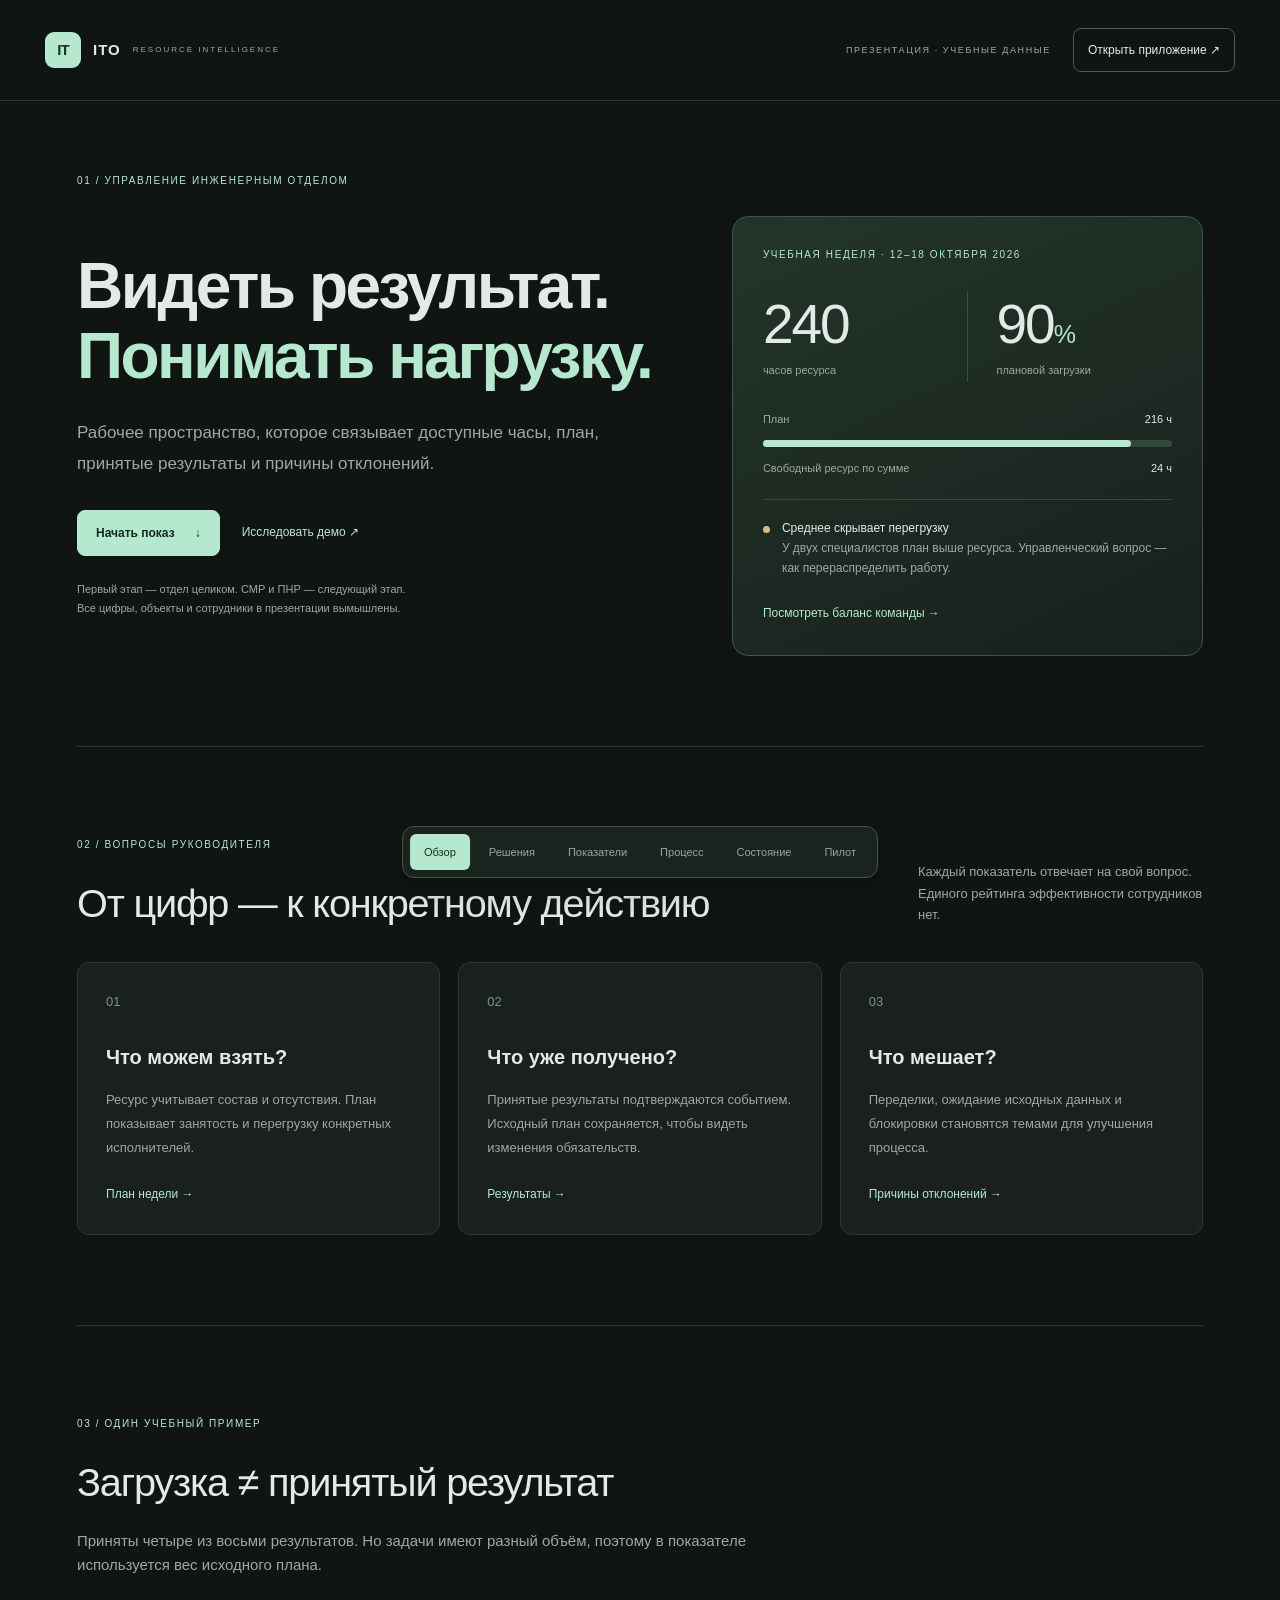
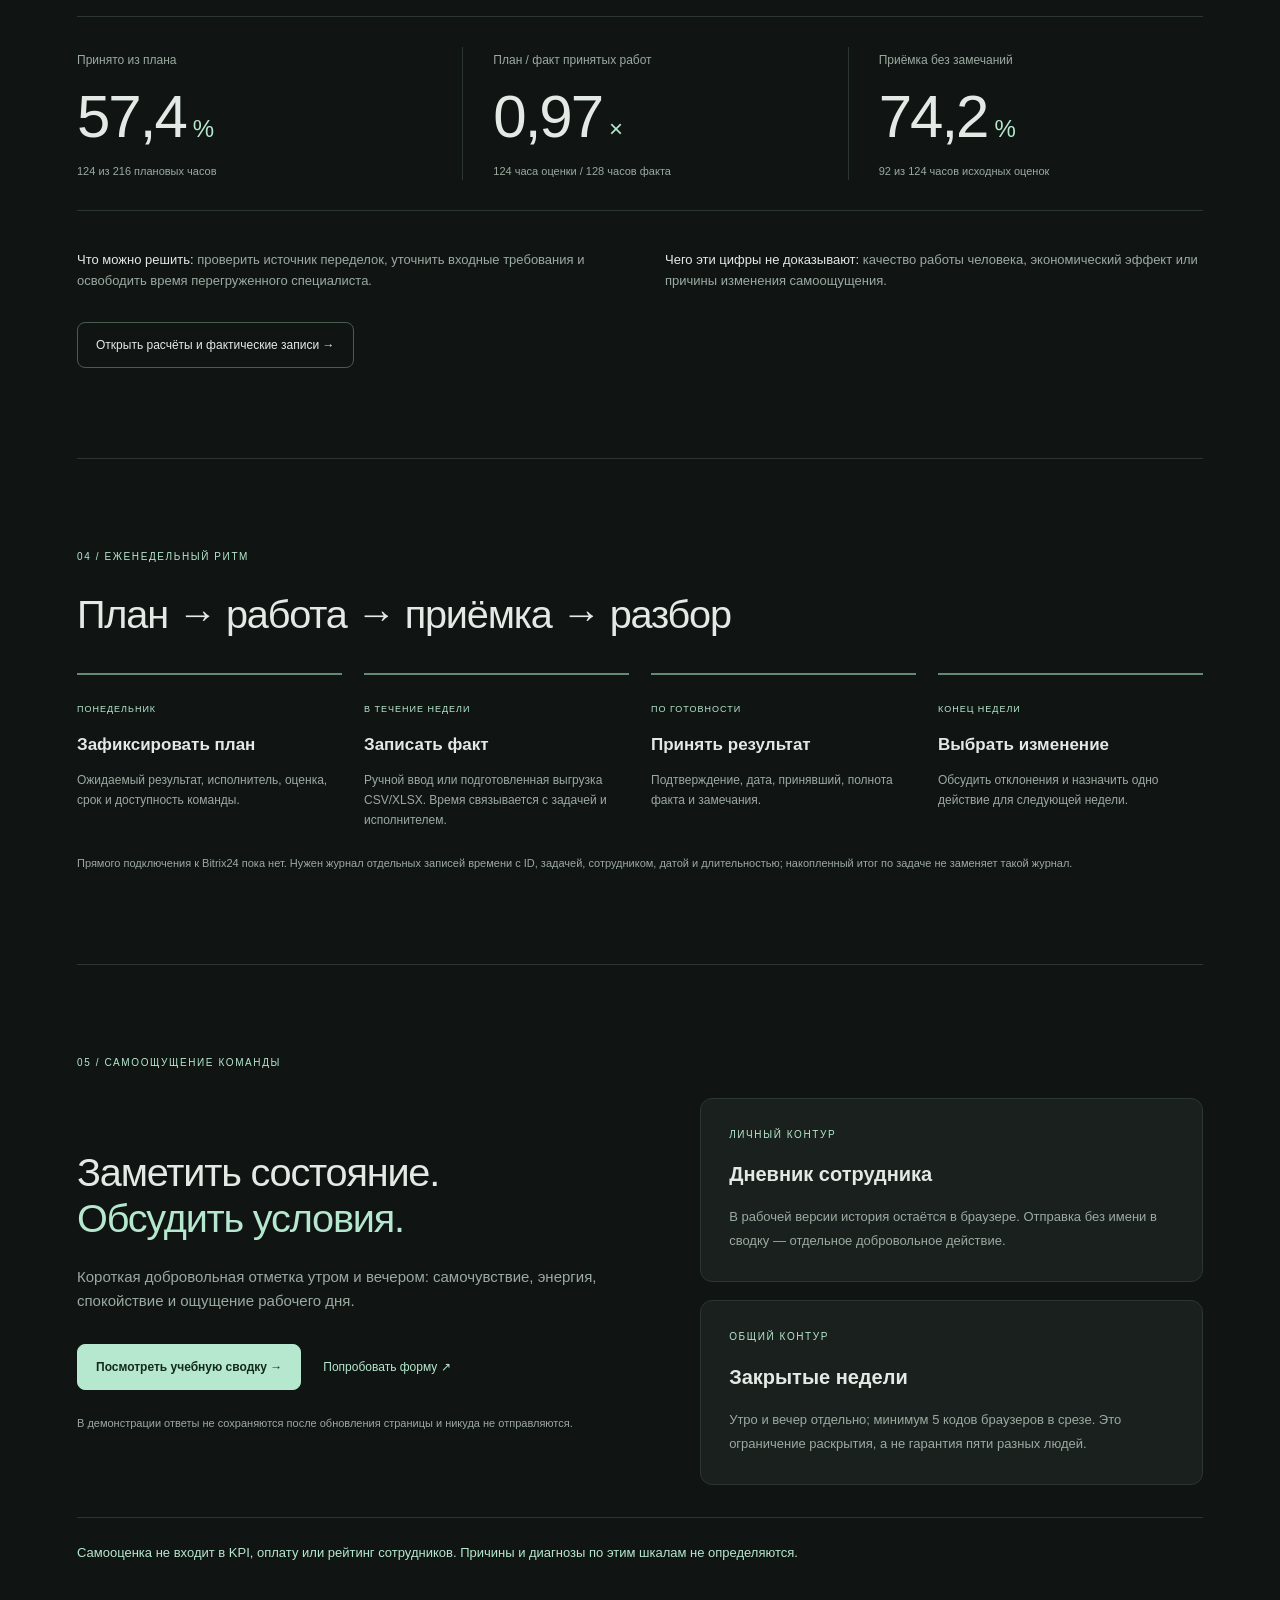
<file: index.html>
<!doctype html><html lang="ru"><meta charset="utf-8"><meta http-equiv="refresh" content="0;url=docs/index.html"><title>ITO · Презентация</title><a href="docs/index.html">Открыть презентацию</a></html>
</file>
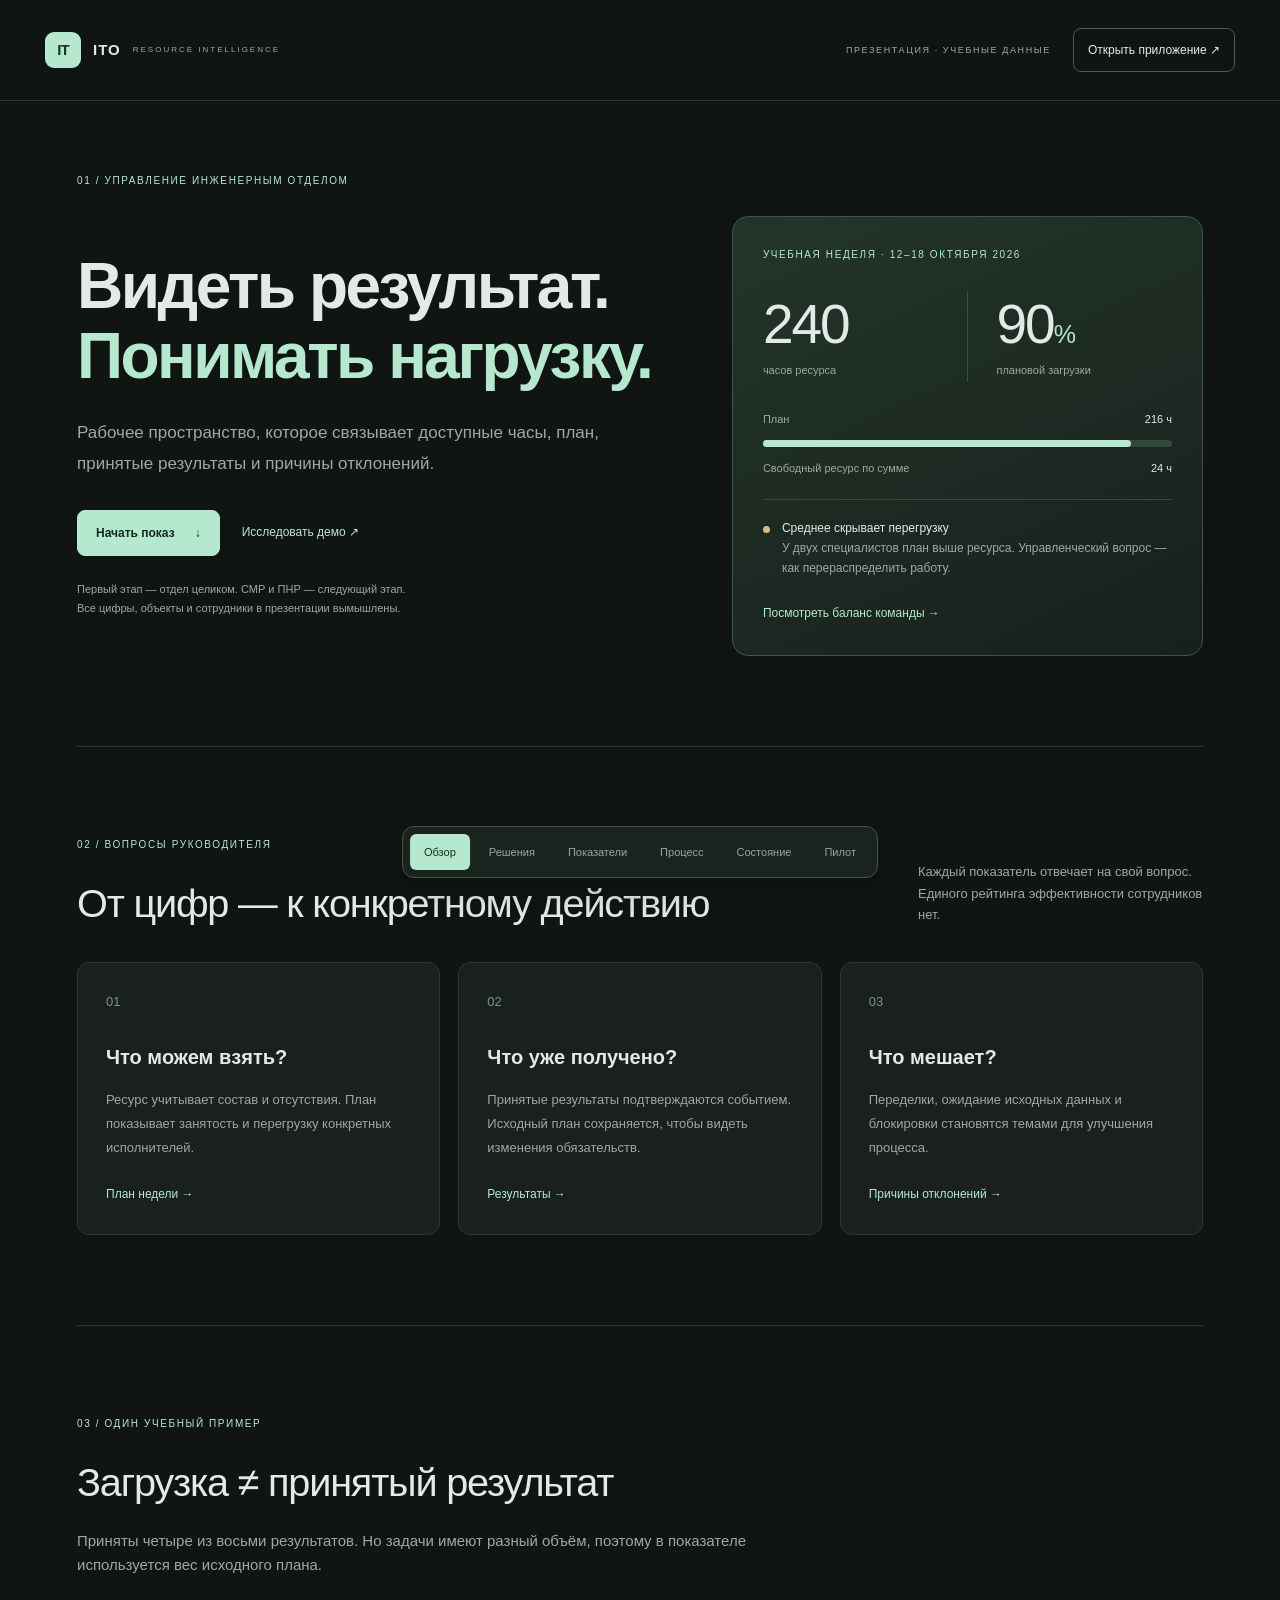
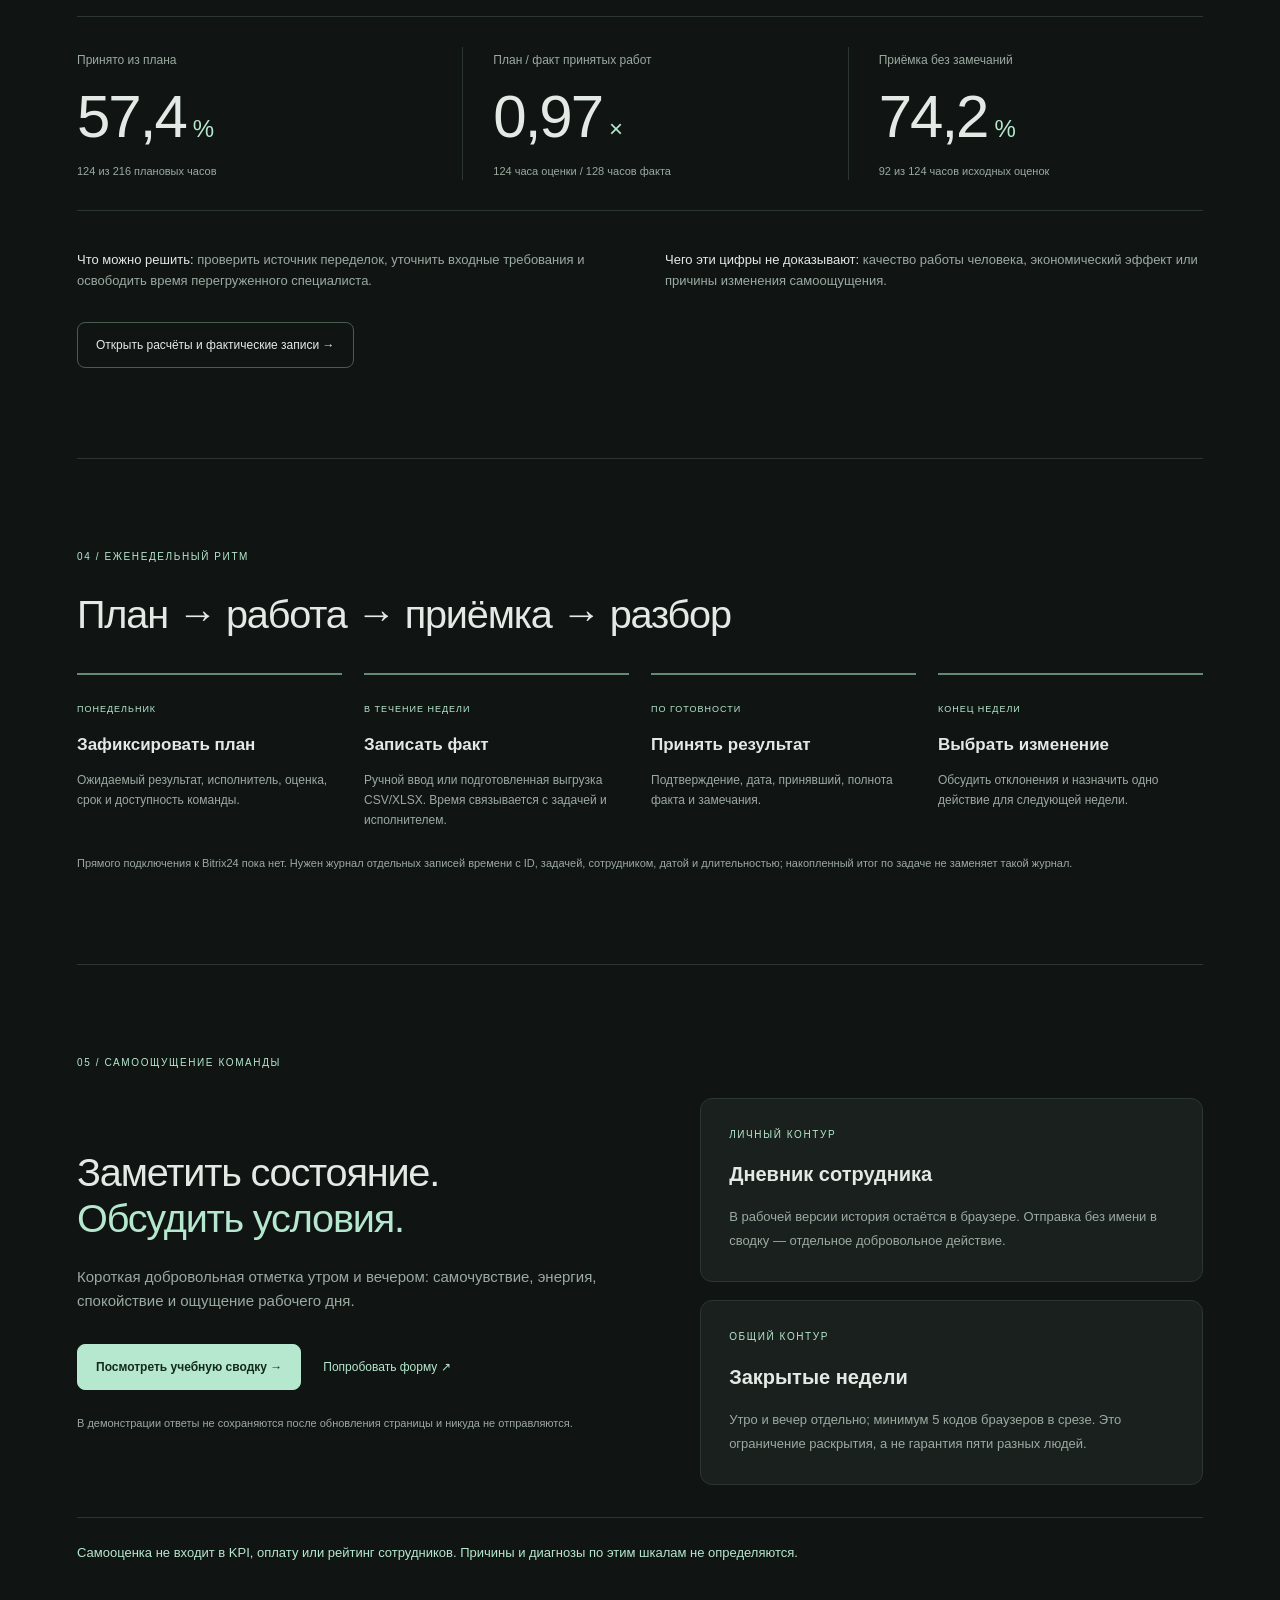
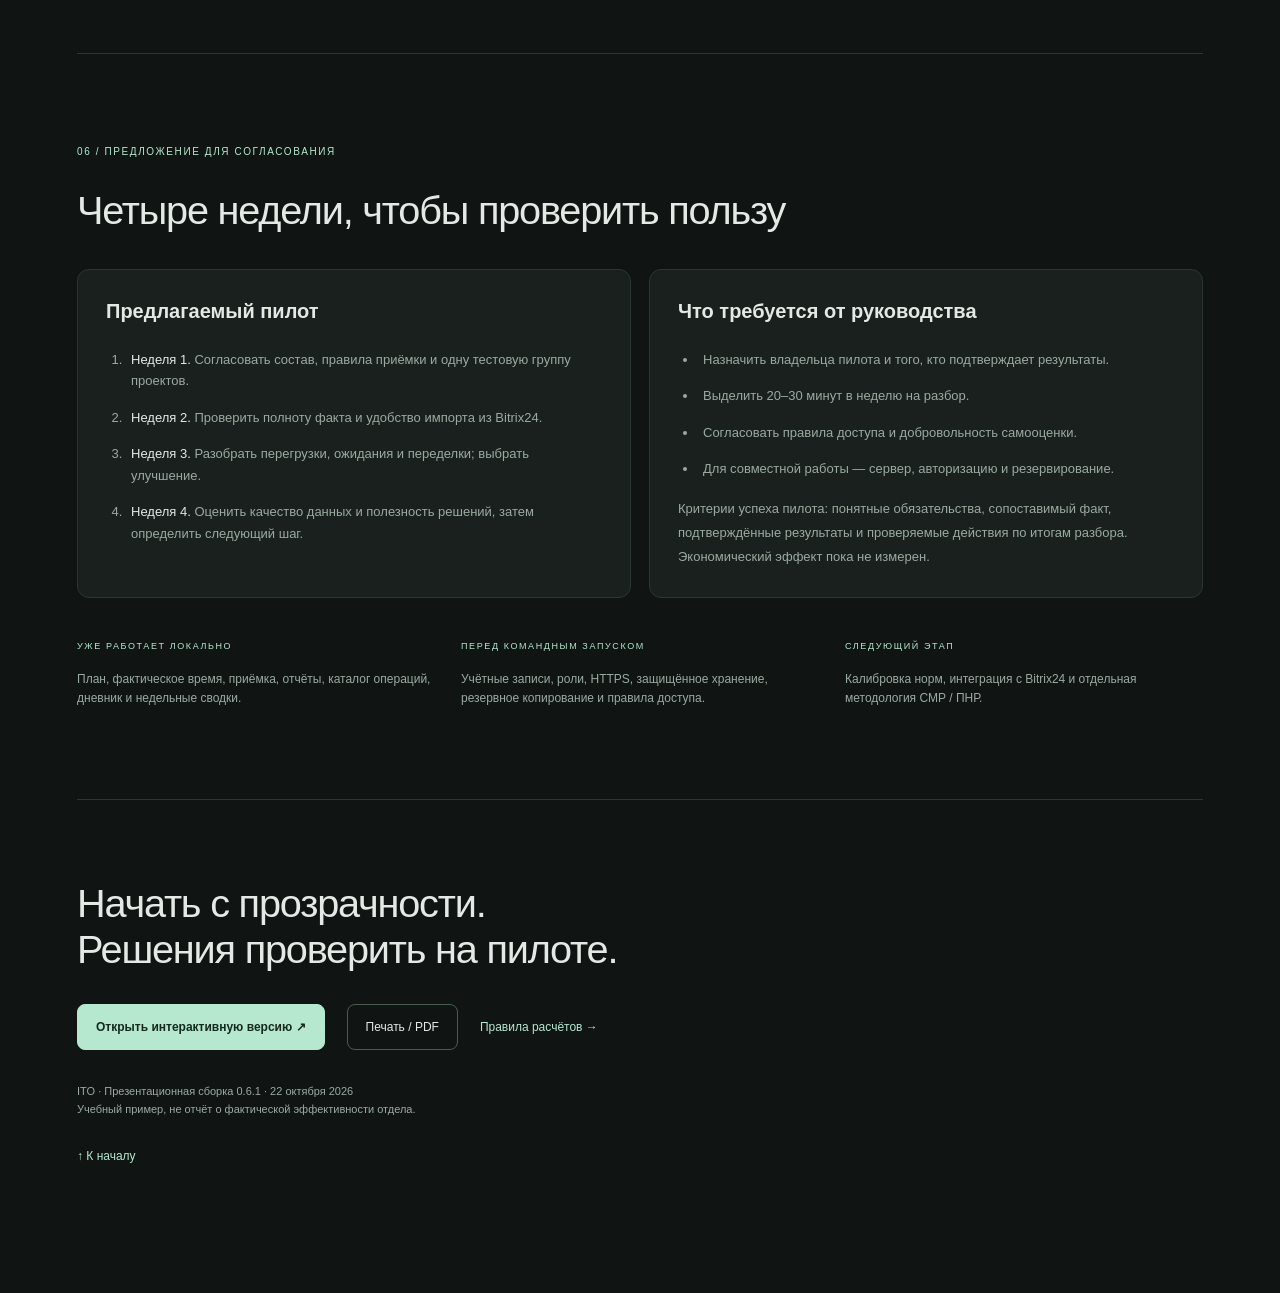
<file: docs/index.html>
<!doctype html>
<html lang="ru">
<head><meta charset="utf-8"><meta name="viewport" content="width=device-width,initial-scale=1"><meta name="theme-color" content="#101514"><title>ITO · Презентация для руководства</title><link rel="icon" href="data:,"><link rel="stylesheet" href="assets/presentation.css"></head>
<body>
  <header class="site-header"><a class="brand" href="#intro"><span>IT</span> ITO <small>RESOURCE INTELLIGENCE</small></a><div class="header-actions"><span class="demo-label">ПРЕЗЕНТАЦИЯ · УЧЕБНЫЕ ДАННЫЕ</span><a class="button compact" href="app.html#overview">Открыть приложение ↗</a></div></header>
  <main>
    <section class="hero section" id="intro"><div class="eyebrow">01 / УПРАВЛЕНИЕ ИНЖЕНЕРНЫМ ОТДЕЛОМ</div><div class="hero-grid"><div><h1>Видеть результат.<br><span>Понимать нагрузку.</span></h1><p class="lead">Рабочее пространство, которое связывает доступные часы, план, принятые результаты и причины отклонений.</p><div class="actions"><a class="button primary" href="#decisions">Начать показ <span>↓</span></a><a class="text-link" href="app.html#overview">Исследовать демо ↗</a></div><p class="caption">Первый этап — отдел целиком. СМР и ПНР — следующий этап.<br>Все цифры, объекты и сотрудники в презентации вымышлены.</p></div><aside class="hero-panel"><div class="panel-label">УЧЕБНАЯ НЕДЕЛЯ · 12–18 ОКТЯБРЯ 2026</div><div class="metric-pair"><div><strong id="capacity">240</strong><span>часов ресурса</span></div><div><strong id="load">90<span>%</span></strong><span>плановой загрузки</span></div></div><div class="allocation"><span>План <b id="plan">216 ч</b></span><div class="track"><i style="width:90%"></i></div><span>Свободный ресурс по сумме <b>24 ч</b></span></div><div class="callout"><span class="status-dot"></span><p><b>Среднее скрывает перегрузку</b><br>У двух специалистов план выше ресурса. Управленческий вопрос — как перераспределить работу.</p></div><a class="text-link" href="app.html#people">Посмотреть баланс команды →</a></aside></div></section>
    <section class="section" id="decisions"><div class="section-head"><div><div class="eyebrow">02 / ВОПРОСЫ РУКОВОДИТЕЛЯ</div><h2>От цифр — к конкретному действию</h2></div><p>Каждый показатель отвечает на свой вопрос. Единого рейтинга эффективности сотрудников нет.</p></div><div class="cards three"><article class="card"><span class="card-num">01</span><h3>Что можем взять?</h3><p>Ресурс учитывает состав и отсутствия. План показывает занятость и перегрузку конкретных исполнителей.</p><a class="text-link" href="app.html#planning">План недели →</a></article><article class="card"><span class="card-num">02</span><h3>Что уже получено?</h3><p>Принятые результаты подтверждаются событием. Исходный план сохраняется, чтобы видеть изменения обязательств.</p><a class="text-link" href="app.html#results">Результаты →</a></article><article class="card"><span class="card-num">03</span><h3>Что мешает?</h3><p>Переделки, ожидание исходных данных и блокировки становятся темами для улучшения процесса.</p><a class="text-link" href="app.html#overview">Причины отклонений →</a></article></div></section>
    <section class="section" id="evidence"><div class="eyebrow">03 / ОДИН УЧЕБНЫЙ ПРИМЕР</div><h2>Загрузка ≠ принятый результат</h2><p class="section-lead">Приняты четыре из восьми результатов. Но задачи имеют разный объём, поэтому в показателе используется вес исходного плана.</p><div class="metrics"><article><span>Принято из плана</span><strong id="completion">57,4<small>%</small></strong><p>124 из 216 плановых часов</p></article><article><span>План / факт принятых работ</span><strong id="ratio">0,97<small>×</small></strong><p>124 часа оценки / 128 часов факта</p></article><article><span>Приёмка без замечаний</span><strong id="quality">74,2<small>%</small></strong><p>92 из 124 часов исходных оценок</p></article></div><div class="split-note"><p><b>Что можно решить:</b> проверить источник переделок, уточнить входные требования и освободить время перегруженного специалиста.</p><p><b>Чего эти цифры не доказывают:</b> качество работы человека, экономический эффект или причины изменения самоощущения.</p></div><a class="button" href="app.html#results">Открыть расчёты и фактические записи →</a></section>
    <section class="section" id="flow"><div class="eyebrow">04 / ЕЖЕНЕДЕЛЬНЫЙ РИТМ</div><h2>План → работа → приёмка → разбор</h2><div class="flow"><article><span>ПОНЕДЕЛЬНИК</span><h3>Зафиксировать план</h3><p>Ожидаемый результат, исполнитель, оценка, срок и доступность команды.</p></article><article><span>В ТЕЧЕНИЕ НЕДЕЛИ</span><h3>Записать факт</h3><p>Ручной ввод или подготовленная выгрузка CSV/XLSX. Время связывается с задачей и исполнителем.</p></article><article><span>ПО ГОТОВНОСТИ</span><h3>Принять результат</h3><p>Подтверждение, дата, принявший, полнота факта и замечания.</p></article><article><span>КОНЕЦ НЕДЕЛИ</span><h3>Выбрать изменение</h3><p>Обсудить отклонения и назначить одно действие для следующей недели.</p></article></div><p class="caption">Прямого подключения к Bitrix24 пока нет. Нужен журнал отдельных записей времени с ID, задачей, сотрудником, датой и длительностью; накопленный итог по задаче не заменяет такой журнал.</p></section>
    <section class="section" id="pulse"><div class="eyebrow">05 / САМООЩУЩЕНИЕ КОМАНДЫ</div><div class="pulse-layout"><div><h2>Заметить состояние.<br><span>Обсудить условия.</span></h2><p class="section-lead">Короткая добровольная отметка утром и вечером: самочувствие, энергия, спокойствие и ощущение рабочего дня.</p><div class="actions"><a class="button primary" href="app.html#wellbeing">Посмотреть учебную сводку →</a><a class="text-link" href="checkin.html">Попробовать форму ↗</a></div><p class="caption">В демонстрации ответы не сохраняются после обновления страницы и никуда не отправляются.</p></div><div class="cards"><article class="card"><span class="tag">ЛИЧНЫЙ КОНТУР</span><h3>Дневник сотрудника</h3><p>В рабочей версии история остаётся в браузере. Отправка без имени в сводку — отдельное добровольное действие.</p></article><article class="card"><span class="tag">ОБЩИЙ КОНТУР</span><h3>Закрытые недели</h3><p>Утро и вечер отдельно; минимум 5 кодов браузеров в срезе. Это ограничение раскрытия, а не гарантия пяти разных людей.</p></article></div></div><div class="principle">Самооценка не входит в KPI, оплату или рейтинг сотрудников. Причины и диагнозы по этим шкалам не определяются.</div></section>
    <section class="section" id="pilot"><div class="eyebrow">06 / ПРЕДЛОЖЕНИЕ ДЛЯ СОГЛАСОВАНИЯ</div><h2>Четыре недели, чтобы проверить пользу</h2><div class="pilot-grid"><article class="card"><h3>Предлагаемый пилот</h3><ol><li><b>Неделя 1.</b> Согласовать состав, правила приёмки и одну тестовую группу проектов.</li><li><b>Неделя 2.</b> Проверить полноту факта и удобство импорта из Bitrix24.</li><li><b>Неделя 3.</b> Разобрать перегрузки, ожидания и переделки; выбрать улучшение.</li><li><b>Неделя 4.</b> Оценить качество данных и полезность решений, затем определить следующий шаг.</li></ol></article><article class="card"><h3>Что требуется от руководства</h3><ul><li>Назначить владельца пилота и того, кто подтверждает результаты.</li><li>Выделить 20–30 минут в неделю на разбор.</li><li>Согласовать правила доступа и добровольность самооценки.</li><li>Для совместной работы — сервер, авторизацию и резервирование.</li></ul><p class="caption">Критерии успеха пилота: понятные обязательства, сопоставимый факт, подтверждённые результаты и проверяемые действия по итогам разбора. Экономический эффект пока не измерен.</p></article></div><div class="status-grid"><div><span class="tag">УЖЕ РАБОТАЕТ ЛОКАЛЬНО</span><p>План, фактическое время, приёмка, отчёты, каталог операций, дневник и недельные сводки.</p></div><div><span class="tag">ПЕРЕД КОМАНДНЫМ ЗАПУСКОМ</span><p>Учётные записи, роли, HTTPS, защищённое хранение, резервное копирование и правила доступа.</p></div><div><span class="tag">СЛЕДУЮЩИЙ ЭТАП</span><p>Калибровка норм, интеграция с Bitrix24 и отдельная методология СМР / ПНР.</p></div></div></section>
    <footer class="closing"><h2>Начать с прозрачности.<br>Решения проверить на пилоте.</h2><div class="actions"><a class="button primary" href="app.html#overview">Открыть интерактивную версию ↗</a><button class="button" id="print" type="button">Печать / PDF</button><a class="text-link" href="Методология_ИТО.html">Правила расчётов →</a></div><p>ITO · Презентационная сборка 0.6.1 · 22 октября 2026<br>Учебный пример, не отчёт о фактической эффективности отдела.</p><a class="text-link" href="#intro">↑ К началу</a></footer>
  </main>
  <nav class="section-nav" aria-label="Разделы презентации"><a href="#intro">Обзор</a><a href="#decisions">Решения</a><a href="#evidence">Показатели</a><a href="#flow">Процесс</a><a href="#pulse">Состояние</a><a href="#pilot">Пилот</a></nav>
  <script src="assets/seed.js"></script><script src="assets/core.js"></script><script src="assets/presentation.js"></script>
</body></html>
</file>
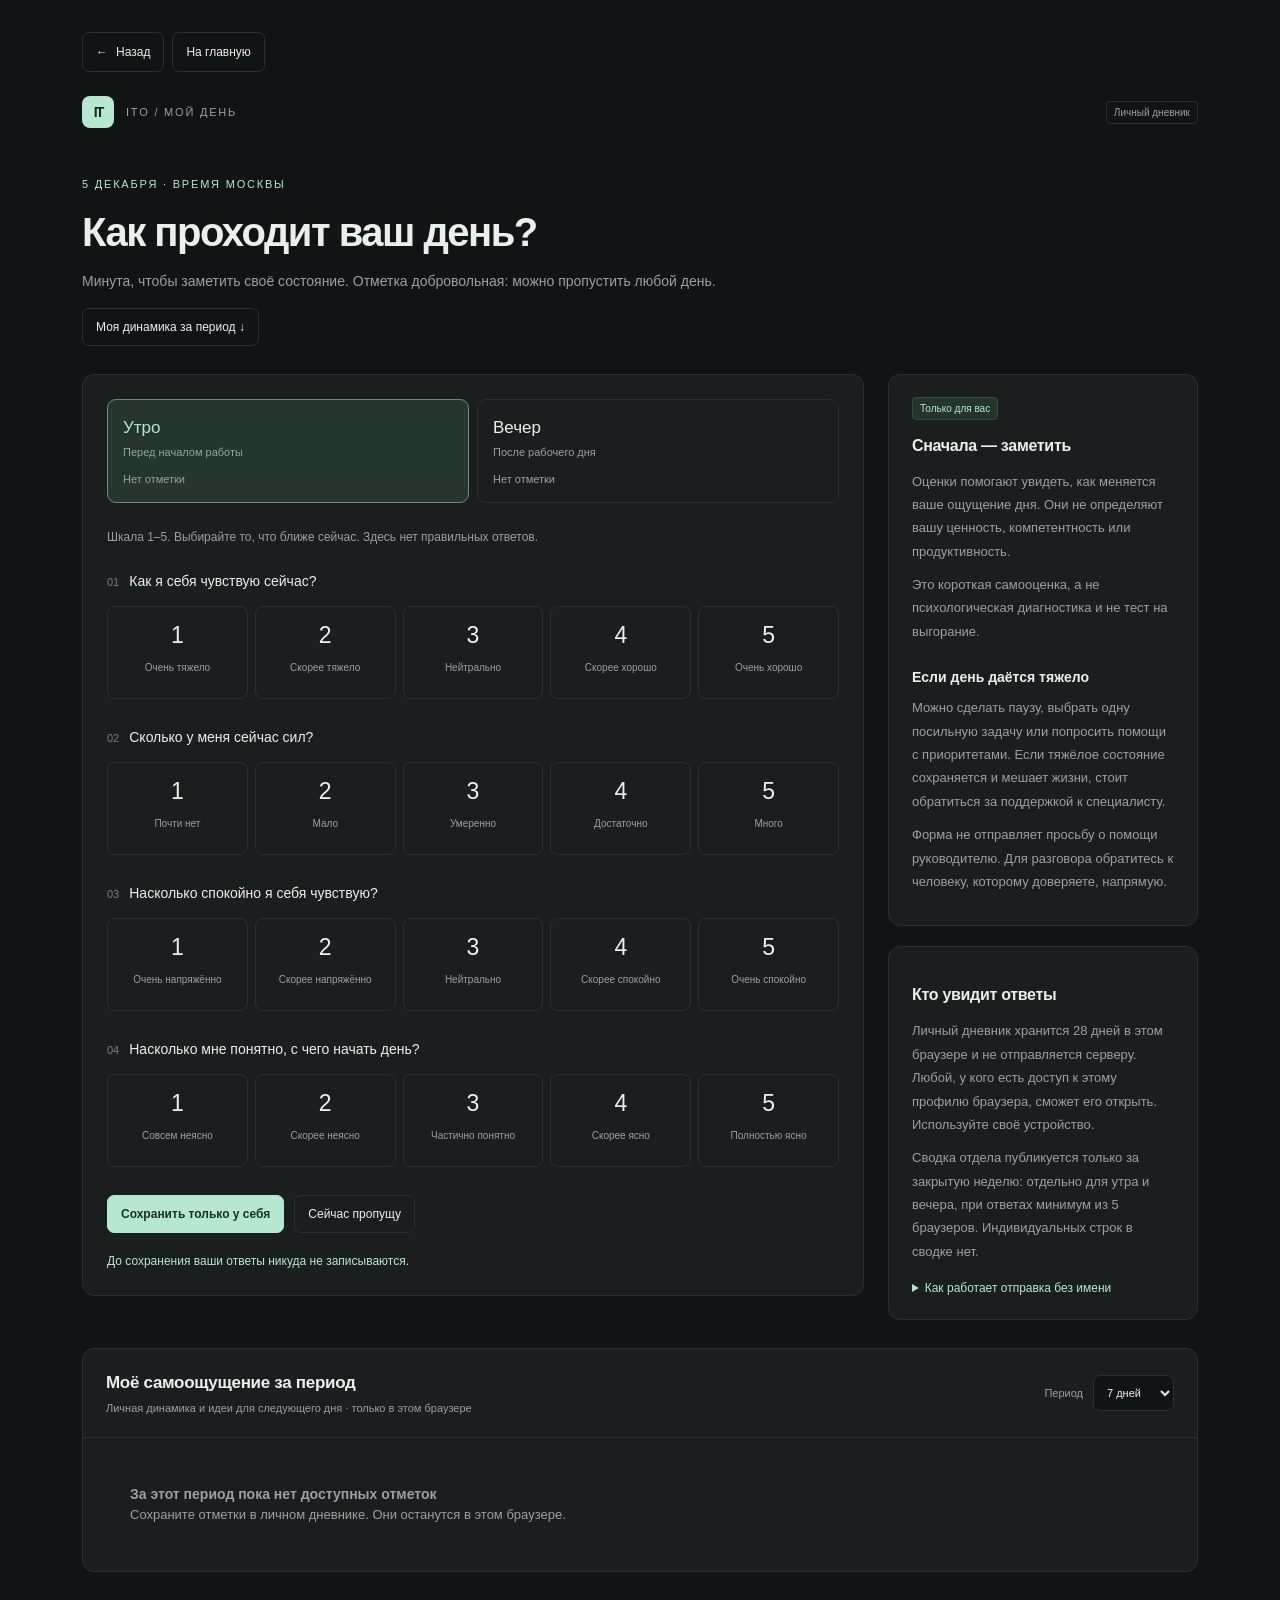
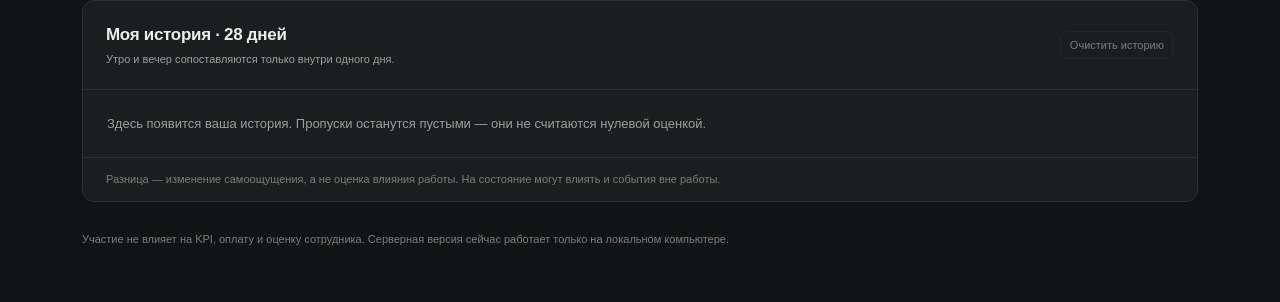
<file: app/checkin.html>
<!doctype html>
<html lang="ru">
<head>
  <meta charset="utf-8">
  <meta name="viewport" content="width=device-width,initial-scale=1">
  <meta name="theme-color" content="#111414">
  <meta name="referrer" content="no-referrer">
  <title>Мой день · ITO</title>
  <link rel="icon" href="data:,">
  <link rel="stylesheet" href="static/app.css">
  <link rel="stylesheet" href="static/wellbeing.css">
</head>
<body>
  <main class="diary-shell">
    <nav class="diary-nav" aria-label="Навигация по приложению">
      <a class="btn ghost" id="diary-back" href="index.html#overview"><span aria-hidden="true">←</span> Назад</a>
      <a class="btn ghost" id="diary-home" href="index.html#overview">На главную</a>
    </nav>
    <div id="diary"><p>Открываем дневник…</p></div>
  </main>
  <noscript>Для дневника нужен JavaScript. Ответы не были отправлены.</noscript>
  <script src="static/wellbeing-core.js"></script>
  <script src="static/wellbeing-analysis.js"></script>
  <script src="static/wellbeing-insights.js"></script>
  <script src="static/checkin.js"></script>
</body>
</html>
</file>
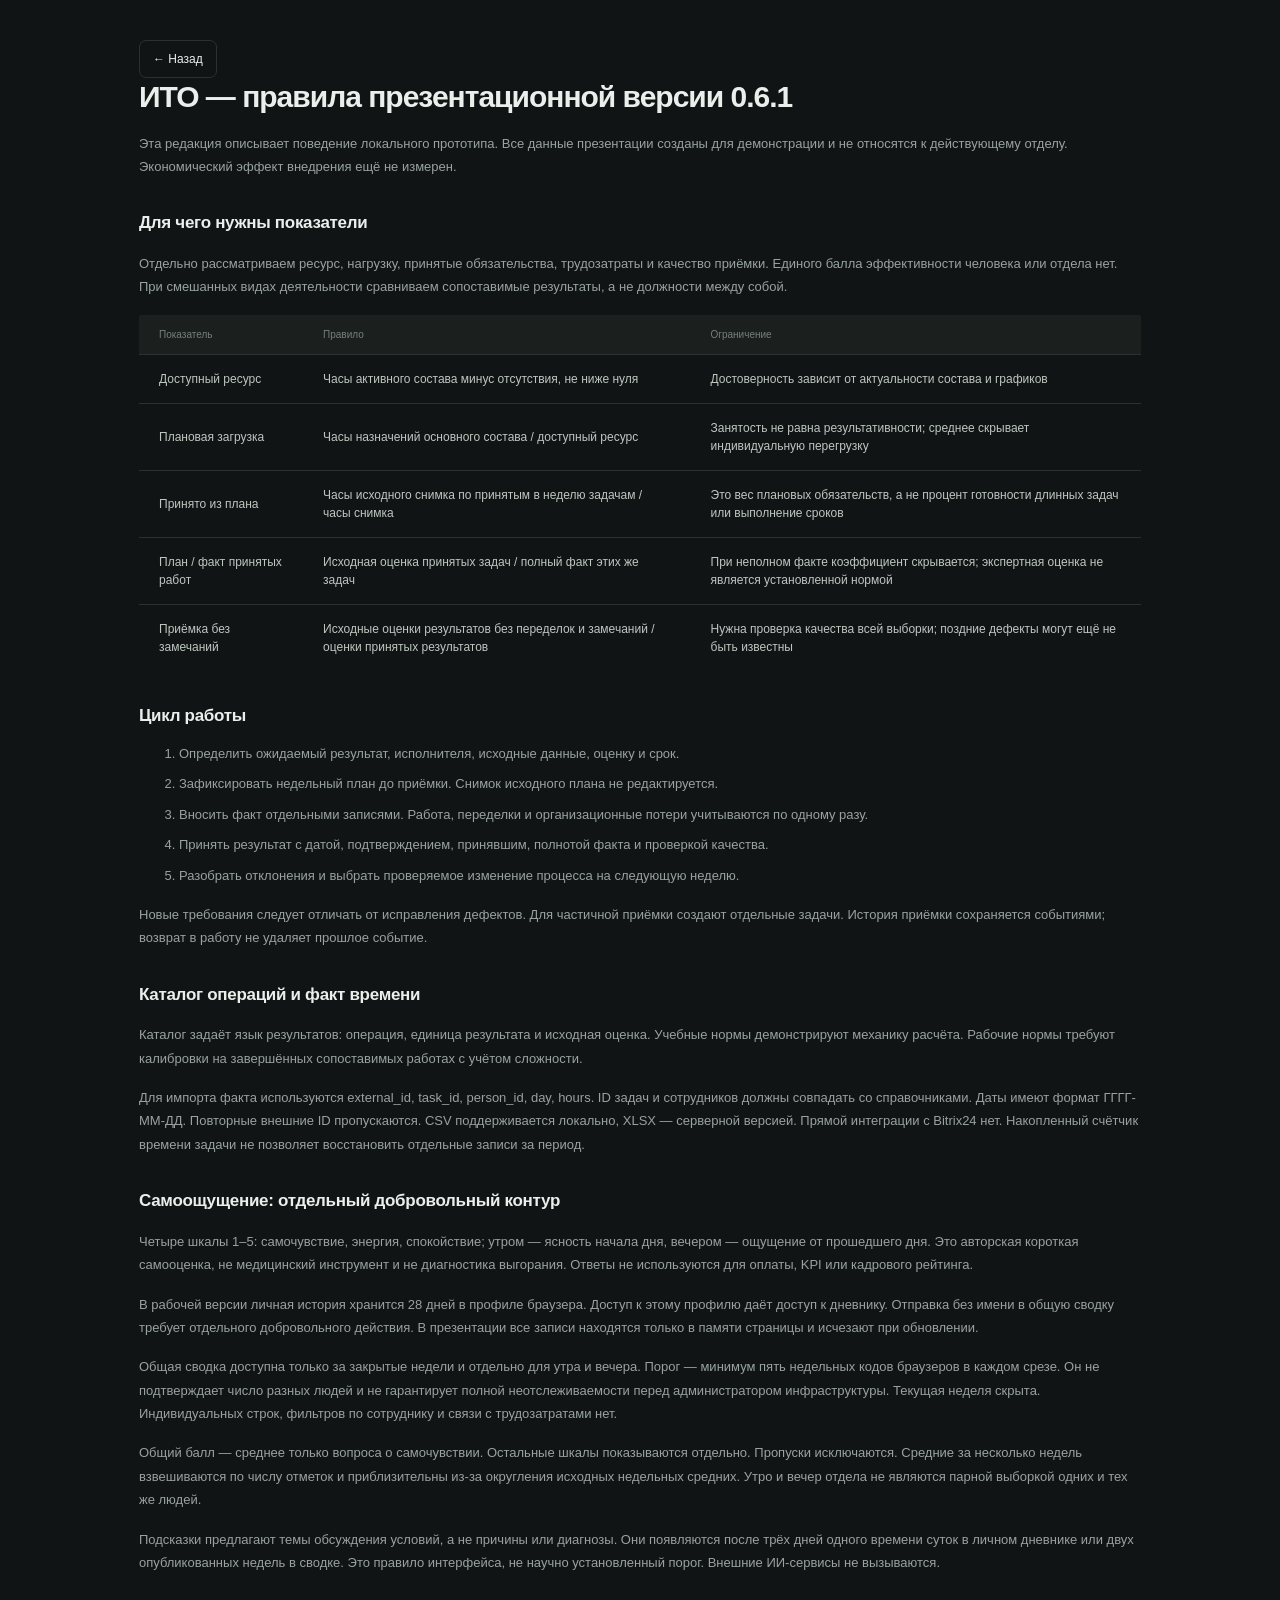
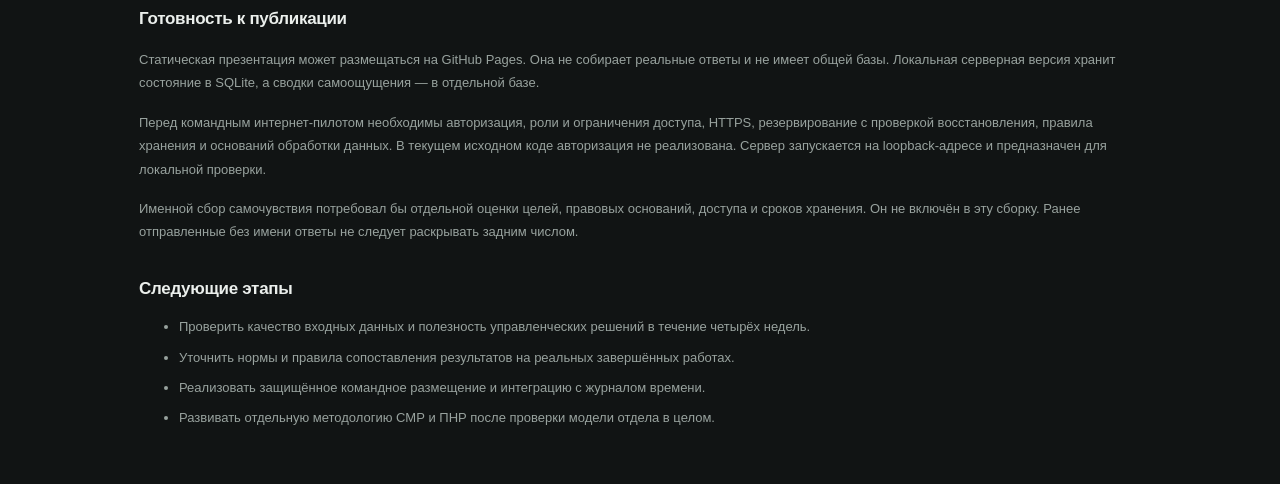
<file: app/Методология_ИТО.html>
<!doctype html><html lang="ru"><head><meta charset="utf-8"><meta name="viewport" content="width=device-width,initial-scale=1"><title>ИТО · Методология</title><link rel="stylesheet" href="static/app.css"><style>main{max-width:1050px;margin:auto;padding:40px 24px}h2{margin-top:32px!important}li{margin:9px 0}td{white-space:normal}.prose p{margin:16px 0}</style></head><body><main class="prose"><a class="btn ghost" href="index.html#method">← Назад</a><h1>ИТО — правила презентационной версии 0.6.1</h1>
<p>Эта редакция описывает поведение локального прототипа. Все данные презентации созданы для демонстрации и не относятся к действующему отделу. Экономический эффект внедрения ещё не измерен.</p>
<h2>Для чего нужны показатели</h2>
<p>Отдельно рассматриваем ресурс, нагрузку, принятые обязательства, трудозатраты и качество приёмки. Единого балла эффективности человека или отдела нет. При смешанных видах деятельности сравниваем сопоставимые результаты, а не должности между собой.</p>
<div class="table-wrap"><table><thead><tr><th>Показатель</th><th>Правило</th><th>Ограничение</th></tr></thead><tbody>
<tr><td>Доступный ресурс</td><td>Часы активного состава минус отсутствия, не ниже нуля</td><td>Достоверность зависит от актуальности состава и графиков</td></tr>
<tr><td>Плановая загрузка</td><td>Часы назначений основного состава / доступный ресурс</td><td>Занятость не равна результативности; среднее скрывает индивидуальную перегрузку</td></tr>
<tr><td>Принято из плана</td><td>Часы исходного снимка по принятым в неделю задачам / часы снимка</td><td>Это вес плановых обязательств, а не процент готовности длинных задач или выполнение сроков</td></tr>
<tr><td>План / факт принятых работ</td><td>Исходная оценка принятых задач / полный факт этих же задач</td><td>При неполном факте коэффициент скрывается; экспертная оценка не является установленной нормой</td></tr>
<tr><td>Приёмка без замечаний</td><td>Исходные оценки результатов без переделок и замечаний / оценки принятых результатов</td><td>Нужна проверка качества всей выборки; поздние дефекты могут ещё не быть известны</td></tr>
</tbody></table></div>
<h2>Цикл работы</h2>
<ol>
<li>Определить ожидаемый результат, исполнителя, исходные данные, оценку и срок.</li>
<li>Зафиксировать недельный план до приёмки. Снимок исходного плана не редактируется.</li>
<li>Вносить факт отдельными записями. Работа, переделки и организационные потери учитываются по одному разу.</li>
<li>Принять результат с датой, подтверждением, принявшим, полнотой факта и проверкой качества.</li>
<li>Разобрать отклонения и выбрать проверяемое изменение процесса на следующую неделю.</li>
</ol>
<p>Новые требования следует отличать от исправления дефектов. Для частичной приёмки создают отдельные задачи. История приёмки сохраняется событиями; возврат в работу не удаляет прошлое событие.</p>
<h2>Каталог операций и факт времени</h2>
<p>Каталог задаёт язык результатов: операция, единица результата и исходная оценка. Учебные нормы демонстрируют механику расчёта. Рабочие нормы требуют калибровки на завершённых сопоставимых работах с учётом сложности.</p>
<p>Для импорта факта используются external_id, task_id, person_id, day, hours. ID задач и сотрудников должны совпадать со справочниками. Даты имеют формат ГГГГ-ММ-ДД. Повторные внешние ID пропускаются. CSV поддерживается локально, XLSX — серверной версией. Прямой интеграции с Bitrix24 нет. Накопленный счётчик времени задачи не позволяет восстановить отдельные записи за период.</p>
<h2>Самоощущение: отдельный добровольный контур</h2>
<p>Четыре шкалы 1–5: самочувствие, энергия, спокойствие; утром — ясность начала дня, вечером — ощущение от прошедшего дня. Это авторская короткая самооценка, не медицинский инструмент и не диагностика выгорания. Ответы не используются для оплаты, KPI или кадрового рейтинга.</p>
<p>В рабочей версии личная история хранится 28 дней в профиле браузера. Доступ к этому профилю даёт доступ к дневнику. Отправка без имени в общую сводку требует отдельного добровольного действия. В презентации все записи находятся только в памяти страницы и исчезают при обновлении.</p>
<p>Общая сводка доступна только за закрытые недели и отдельно для утра и вечера. Порог — минимум пять недельных кодов браузеров в каждом срезе. Он не подтверждает число разных людей и не гарантирует полной неотслеживаемости перед администратором инфраструктуры. Текущая неделя скрыта. Индивидуальных строк, фильтров по сотруднику и связи с трудозатратами нет.</p>
<p>Общий балл — среднее только вопроса о самочувствии. Остальные шкалы показываются отдельно. Пропуски исключаются. Средние за несколько недель взвешиваются по числу отметок и приблизительны из-за округления исходных недельных средних. Утро и вечер отдела не являются парной выборкой одних и тех же людей.</p>
<p>Подсказки предлагают темы обсуждения условий, а не причины или диагнозы. Они появляются после трёх дней одного времени суток в личном дневнике или двух опубликованных недель в сводке. Это правило интерфейса, не научно установленный порог. Внешние ИИ-сервисы не вызываются.</p>
<h2>Готовность к публикации</h2>
<p>Статическая презентация может размещаться на GitHub Pages. Она не собирает реальные ответы и не имеет общей базы. Локальная серверная версия хранит состояние в SQLite, а сводки самоощущения — в отдельной базе.</p>
<p>Перед командным интернет-пилотом необходимы авторизация, роли и ограничения доступа, HTTPS, резервирование с проверкой восстановления, правила хранения и оснований обработки данных. В текущем исходном коде авторизация не реализована. Сервер запускается на loopback-адресе и предназначен для локальной проверки.</p>
<p>Именной сбор самочувствия потребовал бы отдельной оценки целей, правовых оснований, доступа и сроков хранения. Он не включён в эту сборку. Ранее отправленные без имени ответы не следует раскрывать задним числом.</p>
<h2>Следующие этапы</h2>
<ul>
<li>Проверить качество входных данных и полезность управленческих решений в течение четырёх недель.</li>
<li>Уточнить нормы и правила сопоставления результатов на реальных завершённых работах.</li>
<li>Реализовать защищённое командное размещение и интеграцию с журналом времени.</li>
<li>Развивать отдельную методологию СМР и ПНР после проверки модели отдела в целом.</li>
</ul></main></body></html>
</file>
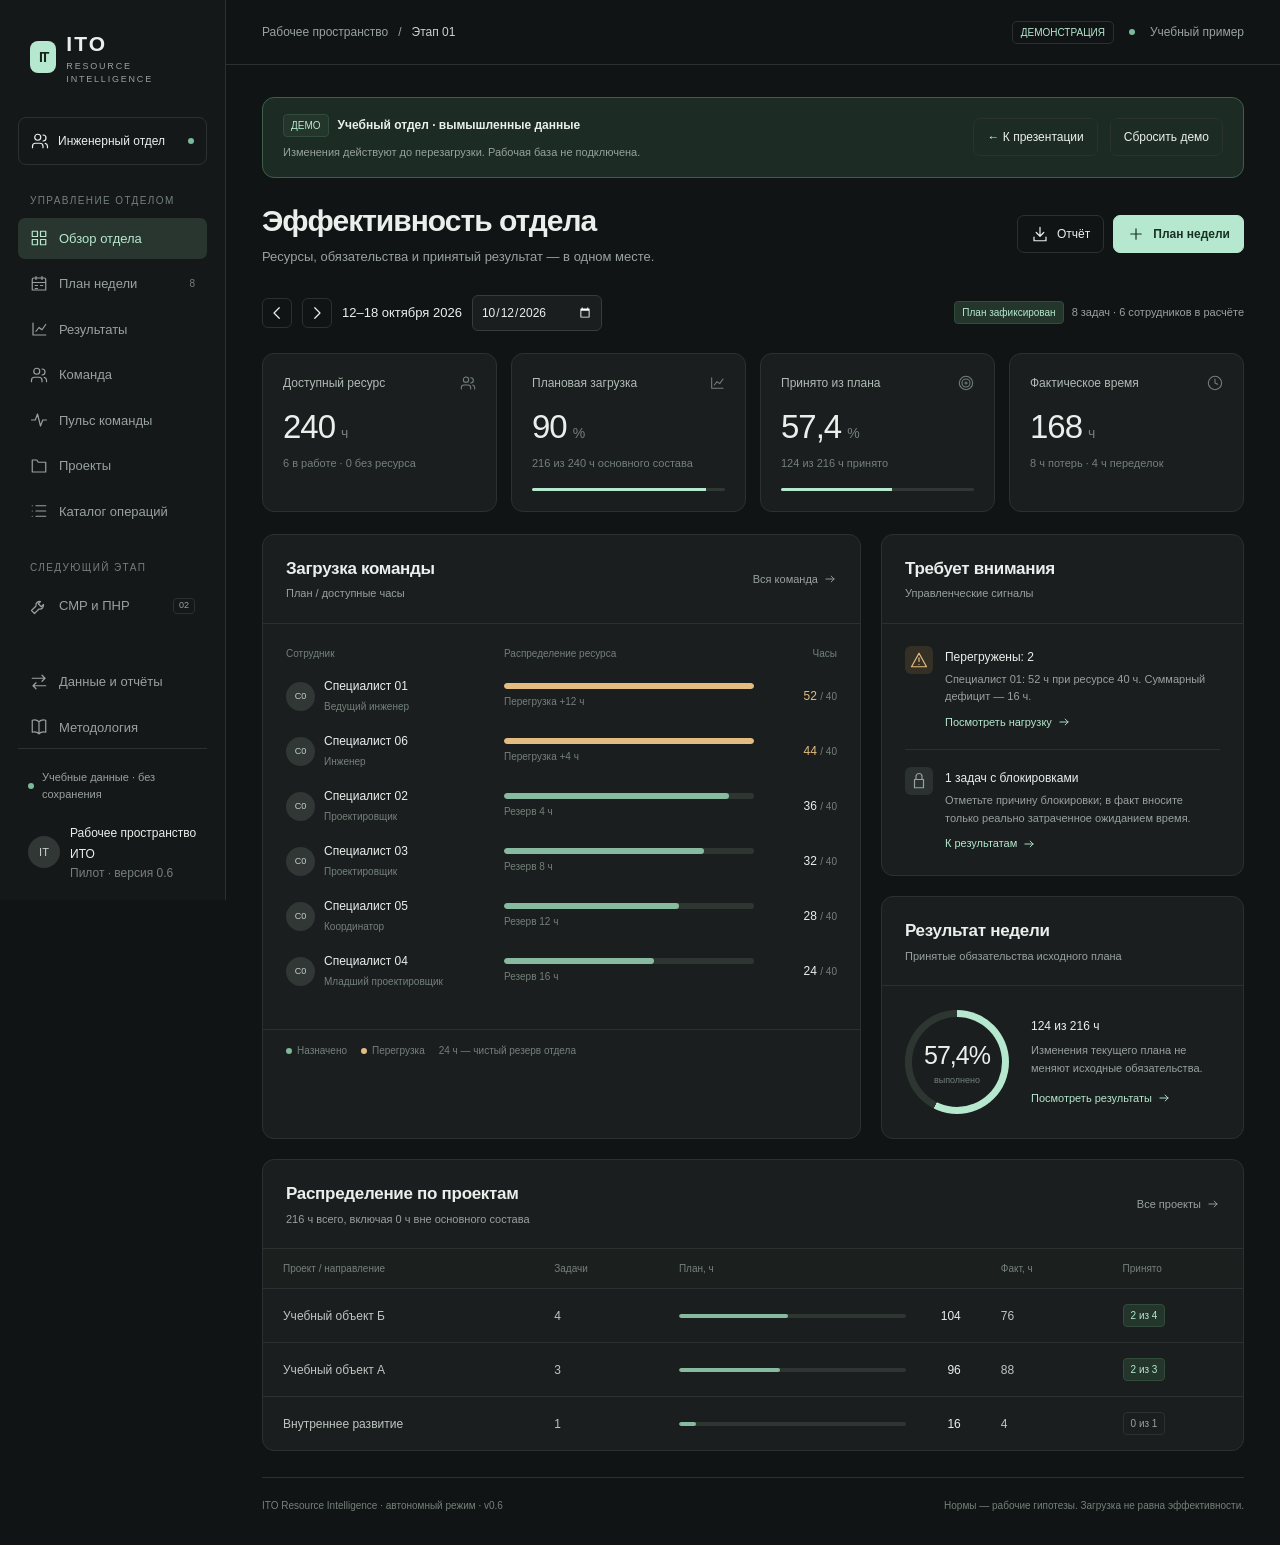
<file: docs/app.html>
<!doctype html>
<html lang="ru">
<head>
  <meta charset="utf-8">
  <meta name="viewport" content="width=device-width,initial-scale=1">
  <meta name="theme-color" content="#111414">
  <title>ITO · Эффективность отдела</title>
  <link rel="icon" href="data:image/svg+xml,%3Csvg xmlns='http://www.w3.org/2000/svg' viewBox='0 0 40 40'%3E%3Crect width='40' height='40' rx='10' fill='%23b5e8ce'/%3E%3Ctext x='7' y='27' font-family='Arial' font-size='22' font-weight='bold' fill='%23111a15'%3EIT%3C/text%3E%3C/svg%3E">
  <link rel="stylesheet" href="assets/app.css">
  <link rel="stylesheet" href="assets/wellbeing.css">
<link rel="stylesheet" href="assets/demo.css"></head>
<body data-mode="demo">
  <div id="app"><div class="spinner"><div class="brand-mark">IT</div>Открываем рабочее пространство…</div></div>
  <noscript>Включите JavaScript для работы приложения.</noscript>
  <script src="assets/seed.js"></script>
  <script src="assets/core.js"></script>
  <script src="assets/wellbeing-analysis.js"></script>
  <script src="assets/wellbeing-insights.js"></script>
  <script src="assets/wellbeing-dashboard.js"></script>
  
  <script src="assets/demo-support.js"></script>
  <script src="assets/app.js"></script>
</body>
</html>
</file>
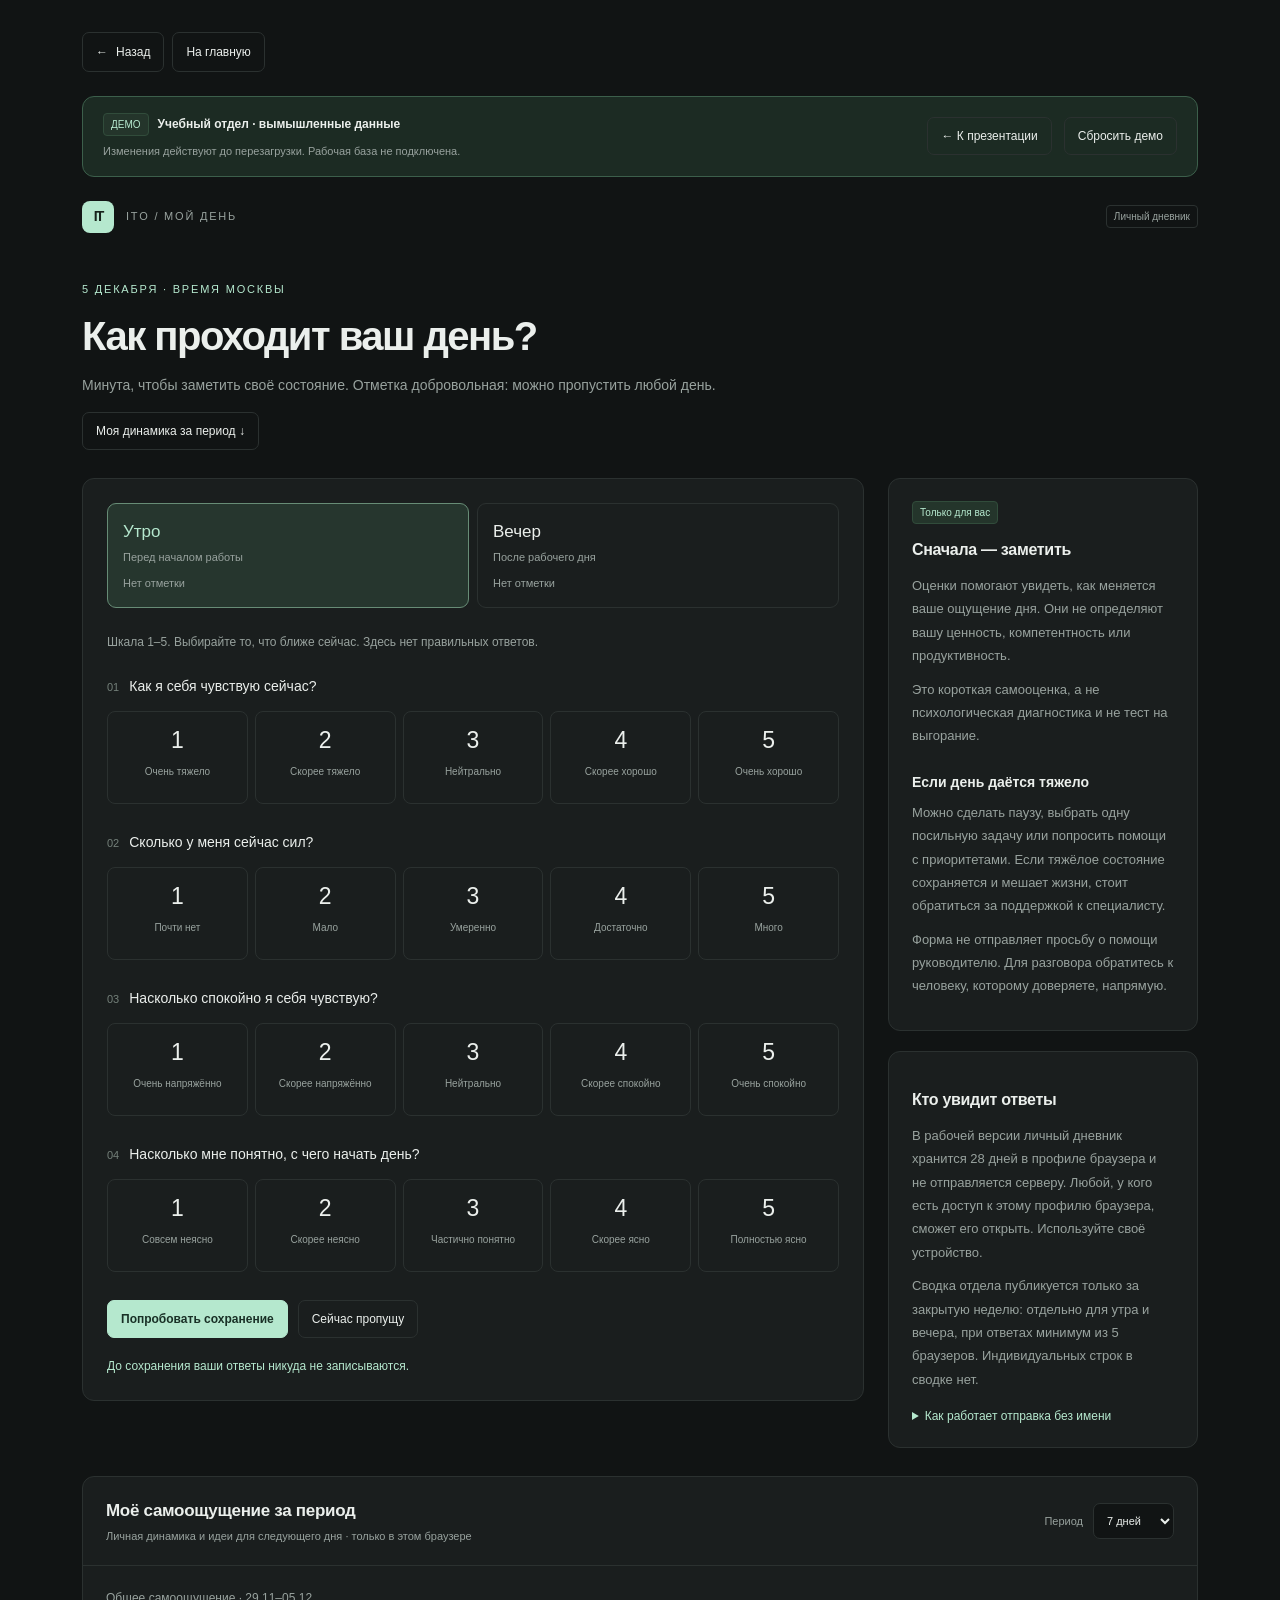
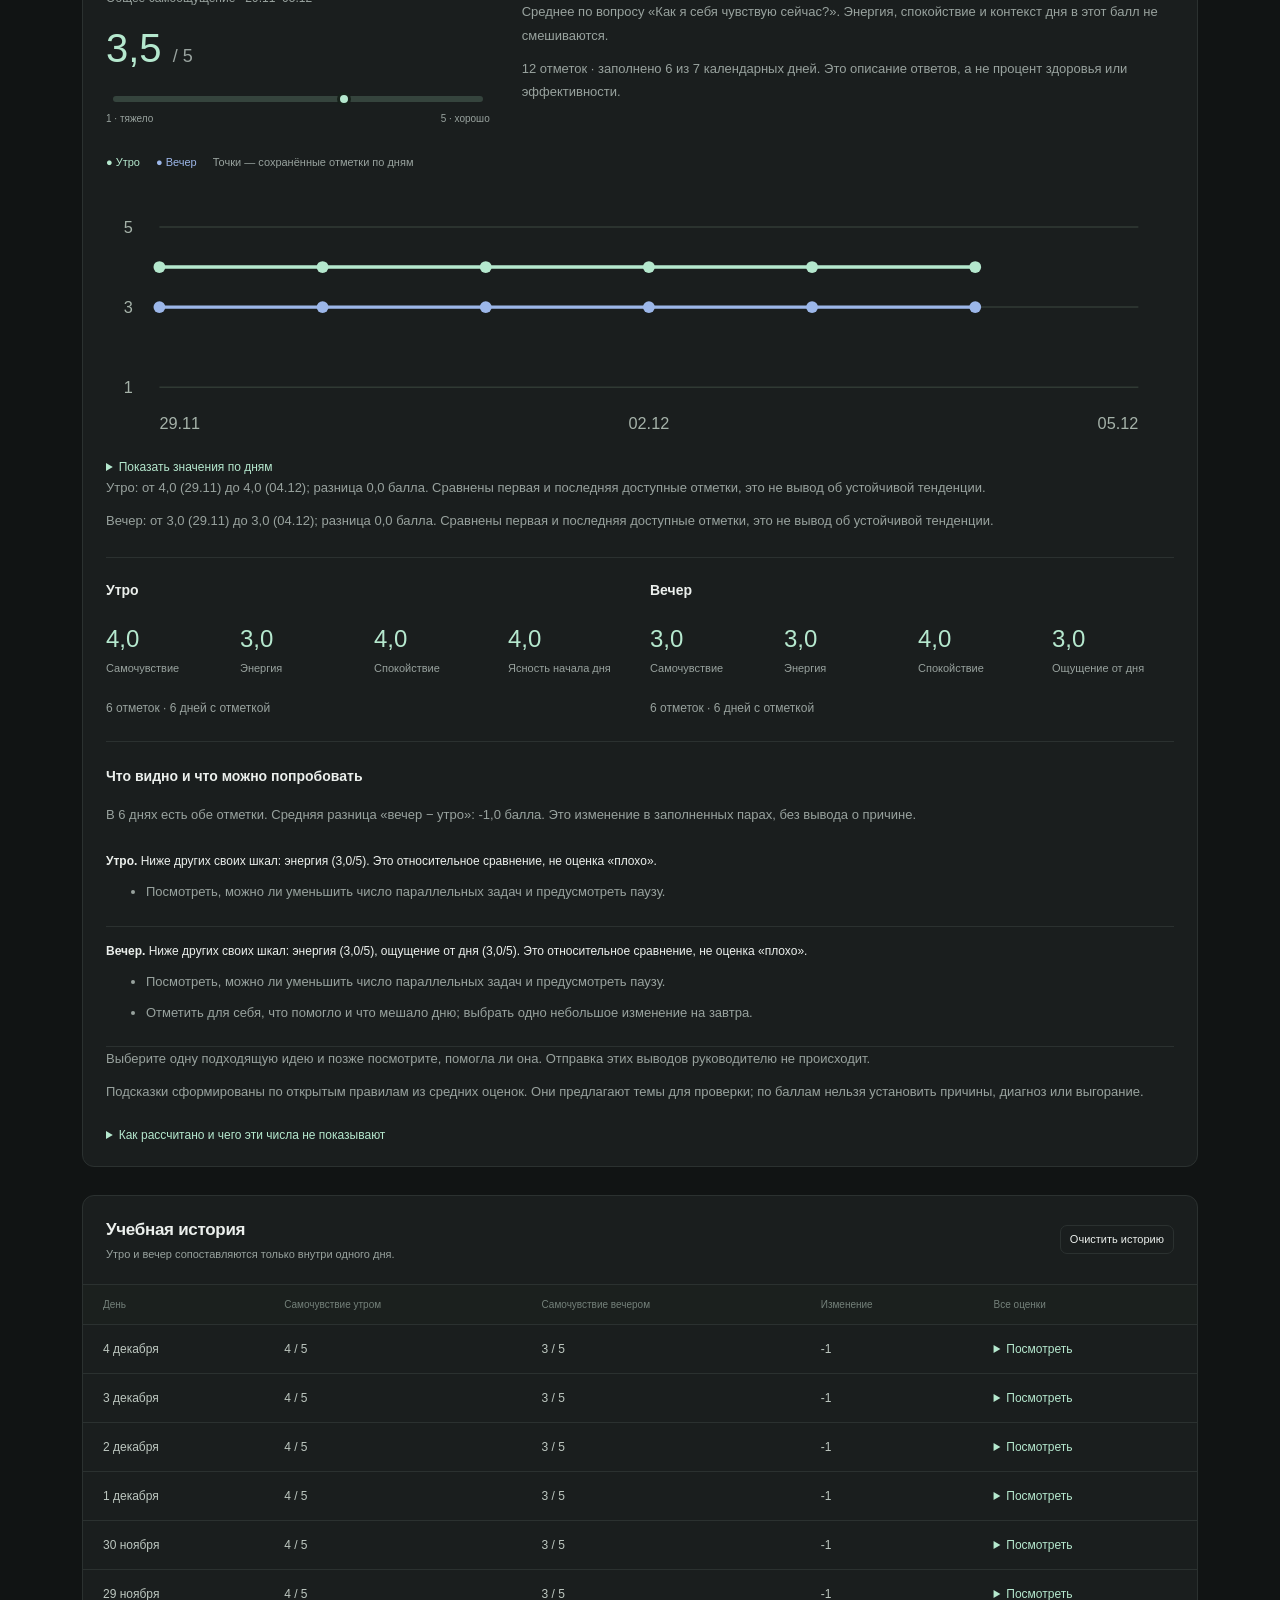
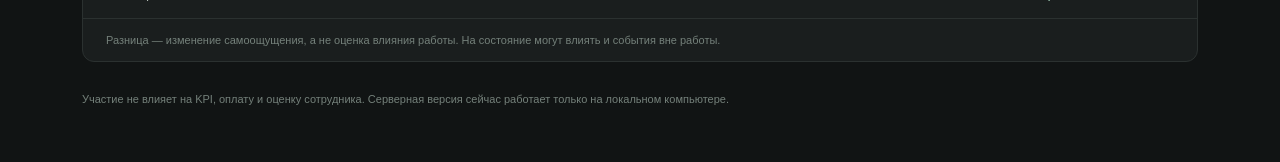
<file: docs/checkin.html>
<!doctype html>
<html lang="ru">
<head>
  <meta charset="utf-8">
  <meta name="viewport" content="width=device-width,initial-scale=1">
  <meta name="theme-color" content="#111414">
  <meta name="referrer" content="no-referrer">
  <title>Мой день · ITO</title>
  <link rel="icon" href="data:,">
  <link rel="stylesheet" href="assets/app.css">
  <link rel="stylesheet" href="assets/wellbeing.css">
<link rel="stylesheet" href="assets/demo.css"></head>
<body data-mode="demo">
  <main class="diary-shell">
    <nav class="diary-nav" aria-label="Навигация по приложению">
      <a class="btn ghost" id="diary-back" href="index.html"><span aria-hidden="true">←</span> Назад</a>
      <a class="btn ghost" id="diary-home" href="index.html">На главную</a>
    </nav>
    <div id="diary"><p>Открываем дневник…</p></div>
  </main>
  <noscript>Для дневника нужен JavaScript. Ответы не были отправлены.</noscript>
  <script src="assets/wellbeing-core.js"></script>
  <script src="assets/wellbeing-analysis.js"></script>
  <script src="assets/wellbeing-insights.js"></script>
  <script src="assets/demo-support.js"></script>
  <script src="assets/checkin.js"></script>
</body>
</html>
</file>
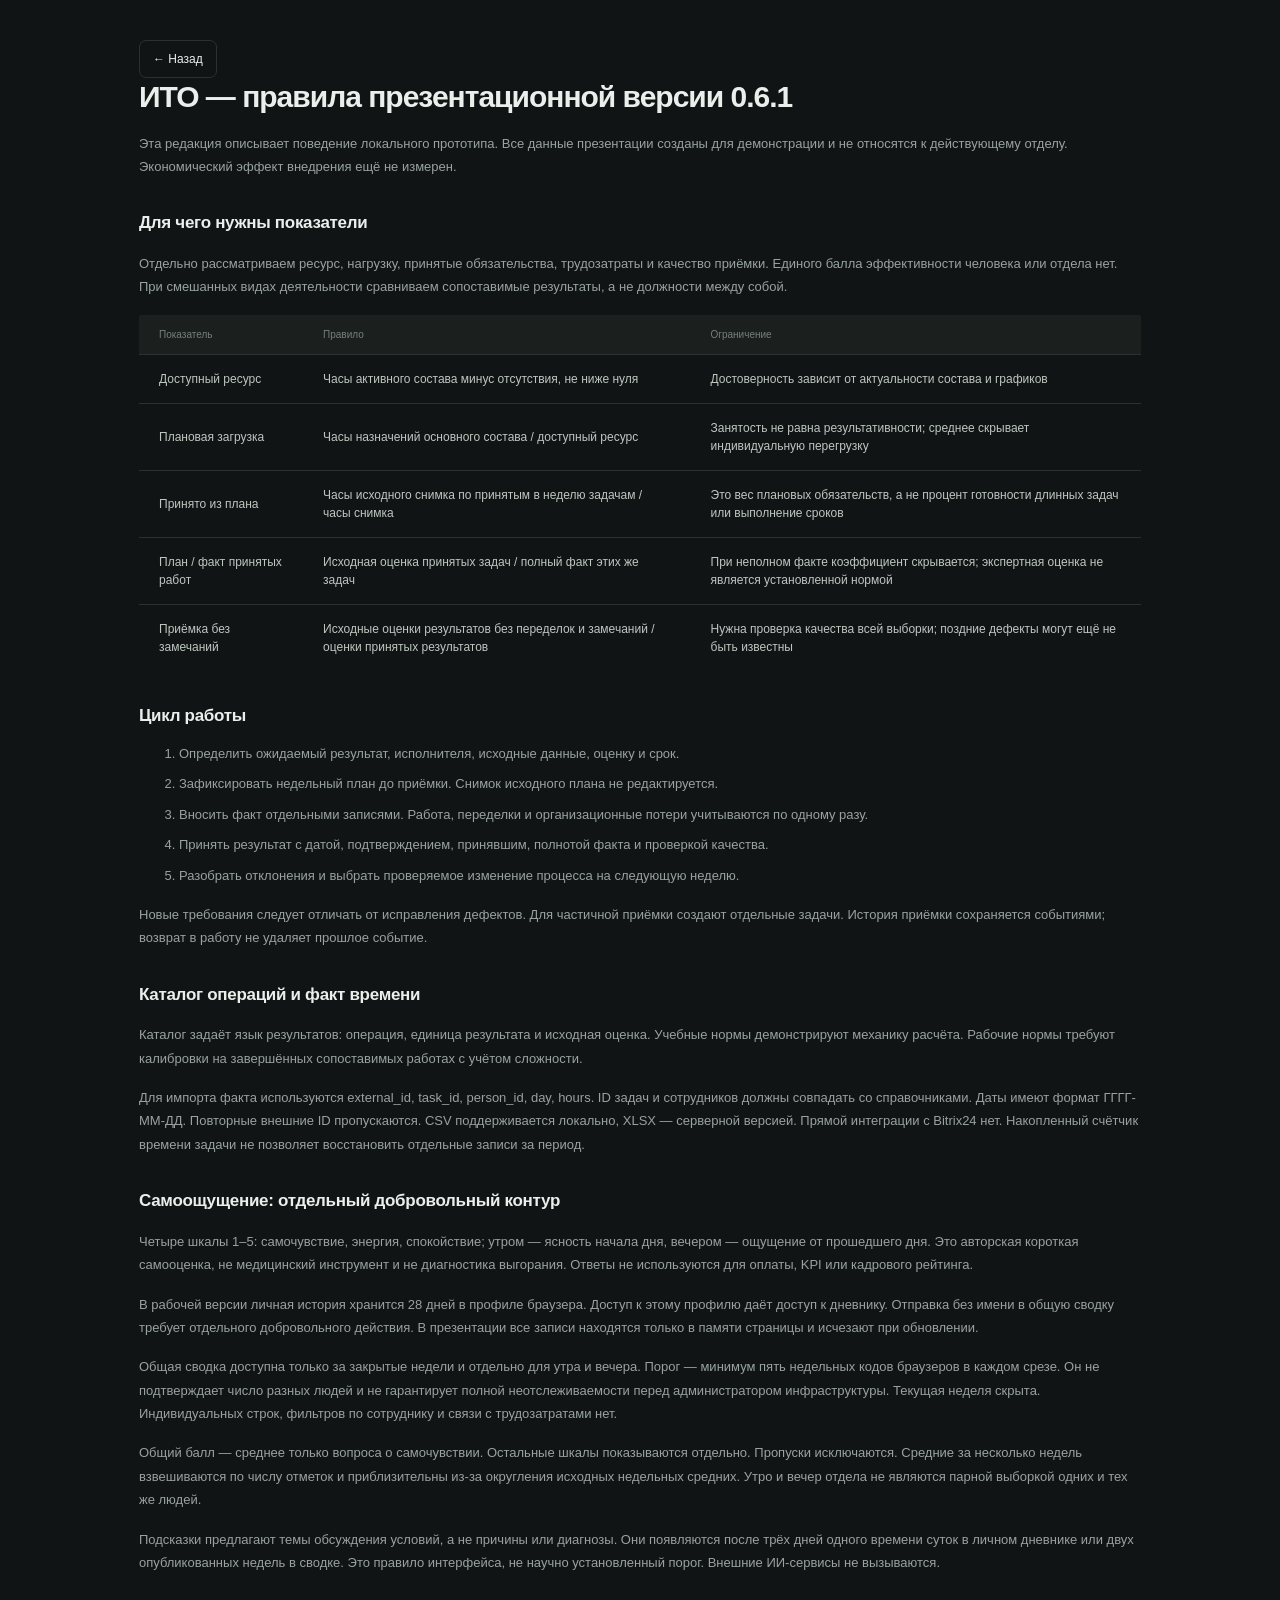
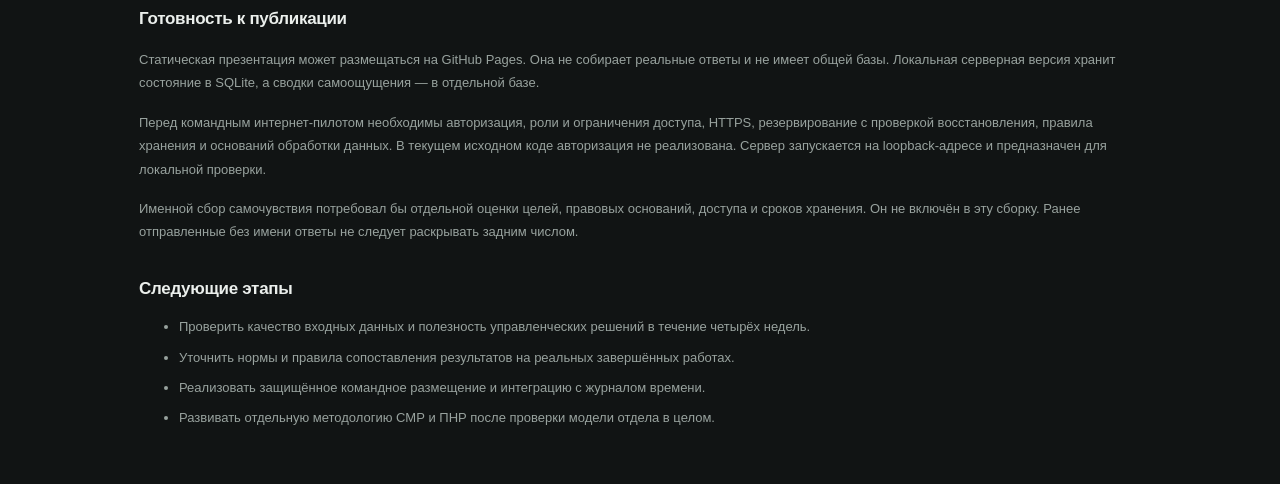
<file: docs/Методология_ИТО.html>
<!doctype html><html lang="ru"><head><meta charset="utf-8"><meta name="viewport" content="width=device-width,initial-scale=1"><title>ИТО · Методология</title><link rel="stylesheet" href="assets/app.css"><style>main{max-width:1050px;margin:auto;padding:40px 24px}h2{margin-top:32px!important}li{margin:9px 0}td{white-space:normal}.prose p{margin:16px 0}</style></head><body><main class="prose"><a class="btn ghost" href="index.html">← Назад</a><h1>ИТО — правила презентационной версии 0.6.1</h1>
<p>Эта редакция описывает поведение локального прототипа. Все данные презентации созданы для демонстрации и не относятся к действующему отделу. Экономический эффект внедрения ещё не измерен.</p>
<h2>Для чего нужны показатели</h2>
<p>Отдельно рассматриваем ресурс, нагрузку, принятые обязательства, трудозатраты и качество приёмки. Единого балла эффективности человека или отдела нет. При смешанных видах деятельности сравниваем сопоставимые результаты, а не должности между собой.</p>
<div class="table-wrap"><table><thead><tr><th>Показатель</th><th>Правило</th><th>Ограничение</th></tr></thead><tbody>
<tr><td>Доступный ресурс</td><td>Часы активного состава минус отсутствия, не ниже нуля</td><td>Достоверность зависит от актуальности состава и графиков</td></tr>
<tr><td>Плановая загрузка</td><td>Часы назначений основного состава / доступный ресурс</td><td>Занятость не равна результативности; среднее скрывает индивидуальную перегрузку</td></tr>
<tr><td>Принято из плана</td><td>Часы исходного снимка по принятым в неделю задачам / часы снимка</td><td>Это вес плановых обязательств, а не процент готовности длинных задач или выполнение сроков</td></tr>
<tr><td>План / факт принятых работ</td><td>Исходная оценка принятых задач / полный факт этих же задач</td><td>При неполном факте коэффициент скрывается; экспертная оценка не является установленной нормой</td></tr>
<tr><td>Приёмка без замечаний</td><td>Исходные оценки результатов без переделок и замечаний / оценки принятых результатов</td><td>Нужна проверка качества всей выборки; поздние дефекты могут ещё не быть известны</td></tr>
</tbody></table></div>
<h2>Цикл работы</h2>
<ol>
<li>Определить ожидаемый результат, исполнителя, исходные данные, оценку и срок.</li>
<li>Зафиксировать недельный план до приёмки. Снимок исходного плана не редактируется.</li>
<li>Вносить факт отдельными записями. Работа, переделки и организационные потери учитываются по одному разу.</li>
<li>Принять результат с датой, подтверждением, принявшим, полнотой факта и проверкой качества.</li>
<li>Разобрать отклонения и выбрать проверяемое изменение процесса на следующую неделю.</li>
</ol>
<p>Новые требования следует отличать от исправления дефектов. Для частичной приёмки создают отдельные задачи. История приёмки сохраняется событиями; возврат в работу не удаляет прошлое событие.</p>
<h2>Каталог операций и факт времени</h2>
<p>Каталог задаёт язык результатов: операция, единица результата и исходная оценка. Учебные нормы демонстрируют механику расчёта. Рабочие нормы требуют калибровки на завершённых сопоставимых работах с учётом сложности.</p>
<p>Для импорта факта используются external_id, task_id, person_id, day, hours. ID задач и сотрудников должны совпадать со справочниками. Даты имеют формат ГГГГ-ММ-ДД. Повторные внешние ID пропускаются. CSV поддерживается локально, XLSX — серверной версией. Прямой интеграции с Bitrix24 нет. Накопленный счётчик времени задачи не позволяет восстановить отдельные записи за период.</p>
<h2>Самоощущение: отдельный добровольный контур</h2>
<p>Четыре шкалы 1–5: самочувствие, энергия, спокойствие; утром — ясность начала дня, вечером — ощущение от прошедшего дня. Это авторская короткая самооценка, не медицинский инструмент и не диагностика выгорания. Ответы не используются для оплаты, KPI или кадрового рейтинга.</p>
<p>В рабочей версии личная история хранится 28 дней в профиле браузера. Доступ к этому профилю даёт доступ к дневнику. Отправка без имени в общую сводку требует отдельного добровольного действия. В презентации все записи находятся только в памяти страницы и исчезают при обновлении.</p>
<p>Общая сводка доступна только за закрытые недели и отдельно для утра и вечера. Порог — минимум пять недельных кодов браузеров в каждом срезе. Он не подтверждает число разных людей и не гарантирует полной неотслеживаемости перед администратором инфраструктуры. Текущая неделя скрыта. Индивидуальных строк, фильтров по сотруднику и связи с трудозатратами нет.</p>
<p>Общий балл — среднее только вопроса о самочувствии. Остальные шкалы показываются отдельно. Пропуски исключаются. Средние за несколько недель взвешиваются по числу отметок и приблизительны из-за округления исходных недельных средних. Утро и вечер отдела не являются парной выборкой одних и тех же людей.</p>
<p>Подсказки предлагают темы обсуждения условий, а не причины или диагнозы. Они появляются после трёх дней одного времени суток в личном дневнике или двух опубликованных недель в сводке. Это правило интерфейса, не научно установленный порог. Внешние ИИ-сервисы не вызываются.</p>
<h2>Готовность к публикации</h2>
<p>Статическая презентация может размещаться на GitHub Pages. Она не собирает реальные ответы и не имеет общей базы. Локальная серверная версия хранит состояние в SQLite, а сводки самоощущения — в отдельной базе.</p>
<p>Перед командным интернет-пилотом необходимы авторизация, роли и ограничения доступа, HTTPS, резервирование с проверкой восстановления, правила хранения и оснований обработки данных. В текущем исходном коде авторизация не реализована. Сервер запускается на loopback-адресе и предназначен для локальной проверки.</p>
<p>Именной сбор самочувствия потребовал бы отдельной оценки целей, правовых оснований, доступа и сроков хранения. Он не включён в эту сборку. Ранее отправленные без имени ответы не следует раскрывать задним числом.</p>
<h2>Следующие этапы</h2>
<ul>
<li>Проверить качество входных данных и полезность управленческих решений в течение четырёх недель.</li>
<li>Уточнить нормы и правила сопоставления результатов на реальных завершённых работах.</li>
<li>Реализовать защищённое командное размещение и интеграцию с журналом времени.</li>
<li>Развивать отдельную методологию СМР и ПНР после проверки модели отдела в целом.</li>
</ul></main></body></html>
</file>
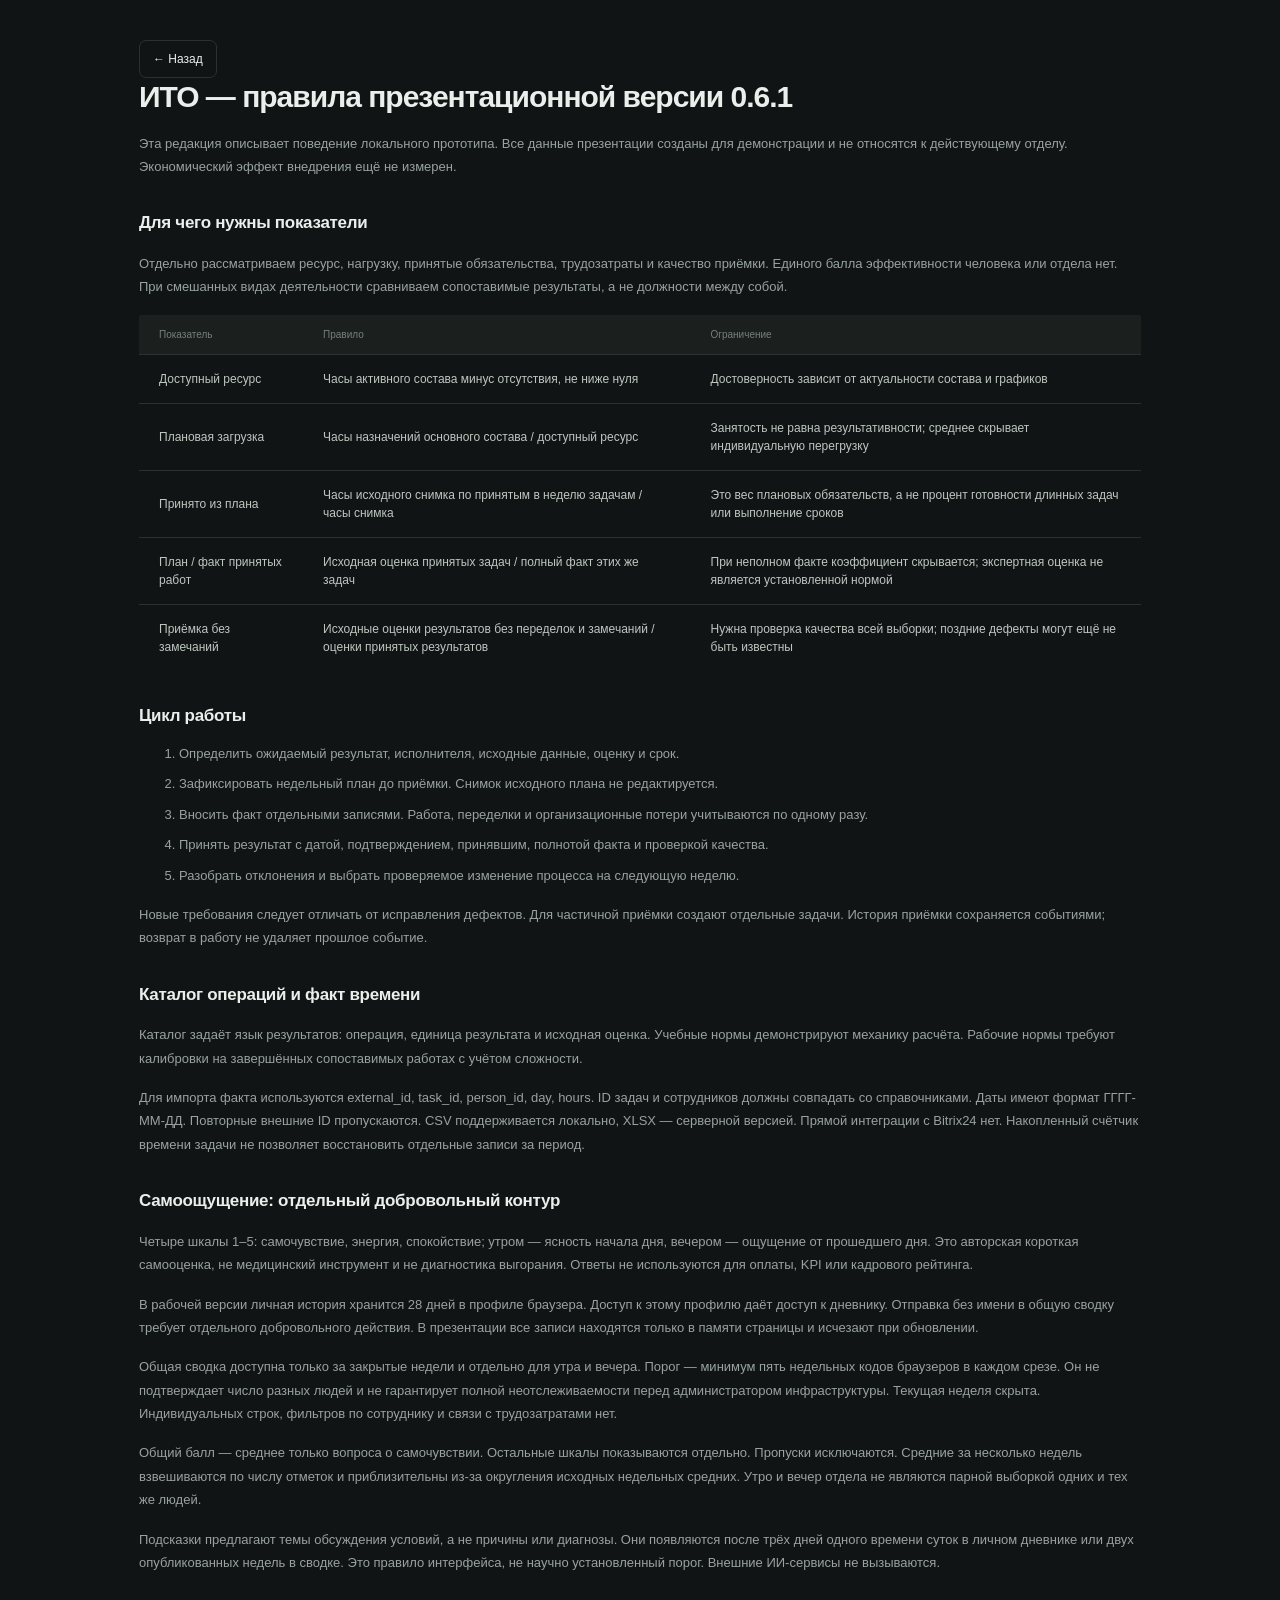
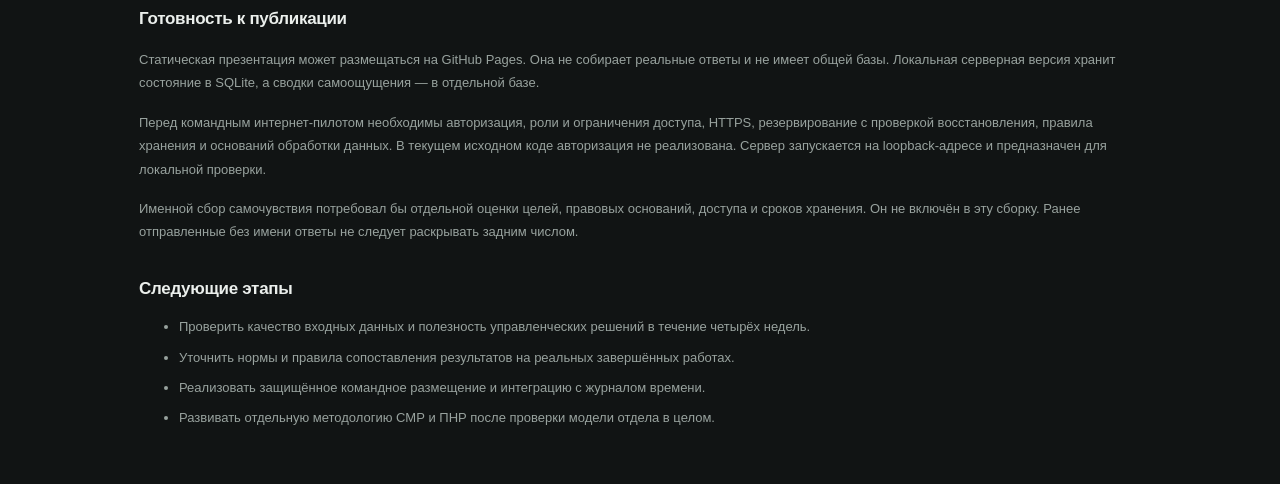
<file: app/static/methodology.html>
<!doctype html><html lang="ru"><head><meta charset="utf-8"><meta name="viewport" content="width=device-width,initial-scale=1"><title>ИТО · Методология</title><link rel="stylesheet" href="app.css"><style>main{max-width:1050px;margin:auto;padding:40px 24px}h2{margin-top:32px!important}li{margin:9px 0}td{white-space:normal}.prose p{margin:16px 0}</style></head><body><main class="prose"><a class="btn ghost" href="../#method">← Назад</a><h1>ИТО — правила презентационной версии 0.6.1</h1>
<p>Эта редакция описывает поведение локального прототипа. Все данные презентации созданы для демонстрации и не относятся к действующему отделу. Экономический эффект внедрения ещё не измерен.</p>
<h2>Для чего нужны показатели</h2>
<p>Отдельно рассматриваем ресурс, нагрузку, принятые обязательства, трудозатраты и качество приёмки. Единого балла эффективности человека или отдела нет. При смешанных видах деятельности сравниваем сопоставимые результаты, а не должности между собой.</p>
<div class="table-wrap"><table><thead><tr><th>Показатель</th><th>Правило</th><th>Ограничение</th></tr></thead><tbody>
<tr><td>Доступный ресурс</td><td>Часы активного состава минус отсутствия, не ниже нуля</td><td>Достоверность зависит от актуальности состава и графиков</td></tr>
<tr><td>Плановая загрузка</td><td>Часы назначений основного состава / доступный ресурс</td><td>Занятость не равна результативности; среднее скрывает индивидуальную перегрузку</td></tr>
<tr><td>Принято из плана</td><td>Часы исходного снимка по принятым в неделю задачам / часы снимка</td><td>Это вес плановых обязательств, а не процент готовности длинных задач или выполнение сроков</td></tr>
<tr><td>План / факт принятых работ</td><td>Исходная оценка принятых задач / полный факт этих же задач</td><td>При неполном факте коэффициент скрывается; экспертная оценка не является установленной нормой</td></tr>
<tr><td>Приёмка без замечаний</td><td>Исходные оценки результатов без переделок и замечаний / оценки принятых результатов</td><td>Нужна проверка качества всей выборки; поздние дефекты могут ещё не быть известны</td></tr>
</tbody></table></div>
<h2>Цикл работы</h2>
<ol>
<li>Определить ожидаемый результат, исполнителя, исходные данные, оценку и срок.</li>
<li>Зафиксировать недельный план до приёмки. Снимок исходного плана не редактируется.</li>
<li>Вносить факт отдельными записями. Работа, переделки и организационные потери учитываются по одному разу.</li>
<li>Принять результат с датой, подтверждением, принявшим, полнотой факта и проверкой качества.</li>
<li>Разобрать отклонения и выбрать проверяемое изменение процесса на следующую неделю.</li>
</ol>
<p>Новые требования следует отличать от исправления дефектов. Для частичной приёмки создают отдельные задачи. История приёмки сохраняется событиями; возврат в работу не удаляет прошлое событие.</p>
<h2>Каталог операций и факт времени</h2>
<p>Каталог задаёт язык результатов: операция, единица результата и исходная оценка. Учебные нормы демонстрируют механику расчёта. Рабочие нормы требуют калибровки на завершённых сопоставимых работах с учётом сложности.</p>
<p>Для импорта факта используются external_id, task_id, person_id, day, hours. ID задач и сотрудников должны совпадать со справочниками. Даты имеют формат ГГГГ-ММ-ДД. Повторные внешние ID пропускаются. CSV поддерживается локально, XLSX — серверной версией. Прямой интеграции с Bitrix24 нет. Накопленный счётчик времени задачи не позволяет восстановить отдельные записи за период.</p>
<h2>Самоощущение: отдельный добровольный контур</h2>
<p>Четыре шкалы 1–5: самочувствие, энергия, спокойствие; утром — ясность начала дня, вечером — ощущение от прошедшего дня. Это авторская короткая самооценка, не медицинский инструмент и не диагностика выгорания. Ответы не используются для оплаты, KPI или кадрового рейтинга.</p>
<p>В рабочей версии личная история хранится 28 дней в профиле браузера. Доступ к этому профилю даёт доступ к дневнику. Отправка без имени в общую сводку требует отдельного добровольного действия. В презентации все записи находятся только в памяти страницы и исчезают при обновлении.</p>
<p>Общая сводка доступна только за закрытые недели и отдельно для утра и вечера. Порог — минимум пять недельных кодов браузеров в каждом срезе. Он не подтверждает число разных людей и не гарантирует полной неотслеживаемости перед администратором инфраструктуры. Текущая неделя скрыта. Индивидуальных строк, фильтров по сотруднику и связи с трудозатратами нет.</p>
<p>Общий балл — среднее только вопроса о самочувствии. Остальные шкалы показываются отдельно. Пропуски исключаются. Средние за несколько недель взвешиваются по числу отметок и приблизительны из-за округления исходных недельных средних. Утро и вечер отдела не являются парной выборкой одних и тех же людей.</p>
<p>Подсказки предлагают темы обсуждения условий, а не причины или диагнозы. Они появляются после трёх дней одного времени суток в личном дневнике или двух опубликованных недель в сводке. Это правило интерфейса, не научно установленный порог. Внешние ИИ-сервисы не вызываются.</p>
<h2>Готовность к публикации</h2>
<p>Статическая презентация может размещаться на GitHub Pages. Она не собирает реальные ответы и не имеет общей базы. Локальная серверная версия хранит состояние в SQLite, а сводки самоощущения — в отдельной базе.</p>
<p>Перед командным интернет-пилотом необходимы авторизация, роли и ограничения доступа, HTTPS, резервирование с проверкой восстановления, правила хранения и оснований обработки данных. В текущем исходном коде авторизация не реализована. Сервер запускается на loopback-адресе и предназначен для локальной проверки.</p>
<p>Именной сбор самочувствия потребовал бы отдельной оценки целей, правовых оснований, доступа и сроков хранения. Он не включён в эту сборку. Ранее отправленные без имени ответы не следует раскрывать задним числом.</p>
<h2>Следующие этапы</h2>
<ul>
<li>Проверить качество входных данных и полезность управленческих решений в течение четырёх недель.</li>
<li>Уточнить нормы и правила сопоставления результатов на реальных завершённых работах.</li>
<li>Реализовать защищённое командное размещение и интеграцию с журналом времени.</li>
<li>Развивать отдельную методологию СМР и ПНР после проверки модели отдела в целом.</li>
</ul></main></body></html>
</file>
<file: docs/assets/presentation.css>
:root{color-scheme:dark;--bg:#101514;--panel:#19201d;--line:#2b3730;--text:#e3eae5;--muted:#9baaa1;--mint:#b5e8ce}*{box-sizing:border-box}html{scroll-behavior:smooth;scroll-padding-top:36px}body{margin:0;background:var(--bg);color:var(--text);font:15px/1.65 'Segoe UI',Arial,sans-serif}a{color:inherit;text-decoration:none}button{font:inherit;cursor:pointer}h1,h2,h3,p{margin:0}h1{font-size:clamp(42px,5vw,74px);line-height:1.08;font-weight:550;letter-spacing:-2.5px}h2{font-size:clamp(30px,3.1vw,45px);line-height:1.16;font-weight:500;letter-spacing:-1.2px}h3{font-size:20px;line-height:1.35;font-weight:550}h1 span,.pulse-layout h2 span{color:var(--mint)}p{color:var(--muted)}.site-header{display:flex;align-items:center;justify-content:space-between;padding:28px max(32px,calc((100vw - 1190px)/2));gap:20px;border-bottom:1px solid var(--line)}.brand{display:flex;align-items:center;gap:12px;font-weight:650;letter-spacing:1px;white-space:nowrap}.brand>span{display:grid;place-items:center;background:var(--mint);color:#193527;border-radius:9px;width:36px;height:36px;letter-spacing:-1px}.brand small{font-size:8px;color:var(--muted);letter-spacing:2px;font-weight:400}.header-actions,.actions{display:flex;align-items:center;gap:22px;flex-wrap:wrap}.demo-label,.tag,.panel-label,.eyebrow{font-size:10px;font-weight:500;letter-spacing:1.6px;color:var(--mint)}.demo-label{color:var(--muted);font-size:9px}.button{display:inline-flex;align-items:center;justify-content:center;gap:20px;border:1px solid #475d50;border-radius:8px;padding:13px 18px;background:transparent;color:var(--text);font-size:12px;line-height:1.5;min-height:44px}.button:hover{background:#26382d}.button.primary{background:var(--mint);color:#15291e;border-color:var(--mint);font-weight:600}.button.primary:hover{background:#c9f5df}.button.compact{padding:10px 14px}.text-link{font-size:12px;color:var(--mint);line-height:1.7}.text-link:hover{text-decoration:underline}a:focus-visible,button:focus-visible{outline:2px solid var(--mint);outline-offset:5px}main{max-width:1190px;padding:0 32px;margin:auto}.section{padding:90px 0;border-bottom:1px solid var(--line)}.hero{padding-top:72px}.eyebrow{margin-bottom:26px}.hero-grid{display:grid;grid-template-columns:1.25fr 1fr;gap:66px;align-items:center}.lead{font-size:17px;margin:26px 0 30px;max-width:560px;line-height:1.85}.caption{font-size:11px;line-height:1.8;margin-top:24px}.hero-panel{padding:30px;border:1px solid #3d5747;border-radius:16px;background:linear-gradient(155deg,#23352a,#17201b);box-shadow:0 16px 70px #0002}.metric-pair{display:grid;grid-template-columns:1fr 1fr;margin:28px 0}.metric-pair>div+div{border-left:1px solid #3c4f43;padding-left:28px}.metric-pair strong{display:block;font-size:55px;line-height:1.2;font-weight:500;letter-spacing:-2px}.metric-pair strong span{font-size:25px;color:var(--mint)}.metric-pair div>span{font-size:11px;color:var(--muted)}.allocation{font-size:11px;color:var(--muted)}.allocation>span{display:flex;justify-content:space-between}.allocation b{color:var(--text);font-weight:500}.track{height:7px;border-radius:4px;background:#34473b;margin:12px 0}.track i{display:block;height:100%;background:var(--mint);border-radius:4px}.callout{display:flex;gap:12px;padding:19px 0 22px;margin-top:22px;border-top:1px solid #344b3c;font-size:12px}.callout b{color:var(--text);font-weight:500}.status-dot{width:7px;height:7px;border-radius:50%;background:#d7bb85;margin-top:7px;flex-shrink:0}.section-head{display:flex;justify-content:space-between;align-items:flex-end;gap:40px;margin-bottom:36px}.section-head>p{max-width:285px;font-size:13px}.cards{display:grid;gap:18px}.three{grid-template-columns:repeat(3,1fr)}.card{border:1px solid var(--line);background:var(--panel);border-radius:12px;padding:28px}.card-num{display:block;color:#739984;font-size:13px;margin-bottom:32px}.card p{font-size:13px;line-height:1.85;margin-top:17px}.card a{display:inline-block;margin-top:24px}.card .tag{display:block;margin-bottom:18px}.section-lead{max-width:710px;margin-top:24px;font-size:15px}.metrics{display:grid;grid-template-columns:repeat(3,1fr);margin:38px 0;border-top:1px solid var(--line);border-bottom:1px solid var(--line);padding:30px 0;gap:30px}.metrics article+article{border-left:1px solid var(--line);padding-left:30px}.metrics article>span{font-size:12px;color:var(--muted)}.metrics strong{display:block;font-size:60px;font-weight:450;letter-spacing:-2px;line-height:1.5}.metrics small{font-size:24px;font-weight:400;margin-left:7px;color:var(--mint)}.metrics p{font-size:11px}.split-note{display:grid;grid-template-columns:1fr 1fr;gap:50px;margin:0 0 30px;font-size:13px}.split-note b{color:var(--text);font-weight:500}.flow{display:grid;grid-template-columns:repeat(4,1fr);margin-top:36px;gap:22px}.flow article{border-top:2px solid #648a73;padding-top:20px}.flow span{font-size:9px;color:var(--mint);letter-spacing:1px}.flow h3{font-size:17px;margin:14px 0}.flow p{font-size:12px}.pulse-layout{display:grid;grid-template-columns:1.1fr 1fr;gap:70px;align-items:center}.pulse-layout .actions{margin-top:30px}.principle{border-top:1px solid var(--line);padding-top:24px;margin-top:32px;font-size:13px;color:var(--mint)}.pilot-grid{display:grid;grid-template-columns:1fr 1fr;gap:18px;margin-top:36px}ol,ul{padding-left:20px;color:var(--muted);font-size:13px;margin:24px 0 0}li{margin:15px 0;padding-left:5px}li b{color:var(--text);font-weight:500}.status-grid{display:grid;grid-template-columns:repeat(3,1fr);gap:26px;margin-top:34px}.status-grid p{font-size:12px;margin-top:13px}.status-grid .tag{font-size:9px}.closing{padding:80px 0 125px}.closing .actions{margin:32px 0}.closing p{font-size:11px;margin-bottom:25px}.section-nav{position:fixed;bottom:22px;left:50%;transform:translateX(-50%);display:flex;gap:5px;padding:7px;border:1px solid #43574a;border-radius:12px;background:#1b251fed;box-shadow:0 8px 30px #0005;backdrop-filter:blur(16px)}.section-nav a{font-size:11px;color:var(--muted);padding:9px 14px;border-radius:6px;white-space:nowrap}.section-nav a[aria-current],.section-nav a:hover{color:#15291e;background:var(--mint)}@media(max-width:1000px){.brand small,.demo-label{display:none}.hero-grid{gap:32px}.hero-panel{padding:22px}.metric-pair strong{font-size:44px}.pulse-layout{gap:32px}.metrics strong{font-size:49px}.card{padding:22px}}@media(max-width:720px){main{padding:0 22px}.site-header{padding:20px 22px}.section{padding:55px 0}.hero-grid,.three,.pulse-layout,.pilot-grid,.split-note{grid-template-columns:1fr;gap:24px}.hero-grid{gap:36px}.section-head{display:block}.section-head>p{max-width:none;margin-top:20px}.hero h1{font-size:43px;letter-spacing:-1.8px}.hero-panel{padding:25px}.metric-pair strong{font-size:54px}.flow{grid-template-columns:1fr 1fr}.metrics{grid-template-columns:1fr;gap:22px}.metrics article+article{border-left:0;padding:22px 0 0;border-top:1px solid var(--line)}.metrics strong{font-size:52px}.status-grid{grid-template-columns:1fr;gap:20px}.section-nav{width:calc(100% - 24px);max-width:500px;overflow-x:auto;justify-content:flex-start;bottom:12px}.section-nav a{padding:8px 10px;font-size:10px}.closing{padding:55px 0 115px}.header-actions{gap:0}.button.compact{font-size:10px;padding:9px 11px}.actions{gap:18px}.caption{font-size:11px}}@media(prefers-reduced-motion:reduce){html{scroll-behavior:auto}}@media print{*{color:#18271e!important;box-shadow:none!important}body{background:white}.site-header,.section-nav,.actions,.button,.text-link{display:none!important}main{max-width:none;padding:0}.section{padding:28px 0;break-after:page;min-height:0}.hero{padding-top:20px}.hero-grid,.pulse-layout{gap:25px}.hero-panel,.card{background:#f3f7f4!important;border-color:#ccd8cf}.hero h1{font-size:44px}.eyebrow{margin-bottom:20px}h2{font-size:30px}.metrics strong{font-size:45px}.closing{padding:25px 0}.section,.card,.metrics,.hero-panel{break-inside:avoid}.track{background:#ddd!important}.track i{background:#527b60!important}@page{size:A4 landscape;margin:15mm}}
</file>
<file: app/static/app.css>
:root{color-scheme:dark;--bg:#111414;--side:#151818;--panel:#1a1e1e;--panel2:#202525;--line:#2b3130;--text:#ebefec;--muted:#98a29e;--faint:#74807a;--mint:#b5e8ce;--green:#7bb99a;--amber:#e4bc80;--red:#eb9c93;--radius:12px;font-family:Inter,'Segoe UI',Arial,sans-serif;font-size:14px}
*{box-sizing:border-box}body{margin:0;background:var(--bg);color:var(--text);line-height:1.5}button,input,select,textarea{font:inherit}button,a,input,select,textarea{-webkit-tap-highlight-color:transparent}button{cursor:pointer}button:disabled{opacity:.45;cursor:not-allowed}button:focus-visible,a:focus-visible{outline:2px solid var(--mint);outline-offset:4px}a{color:var(--mint);text-decoration:none}button{color:inherit}svg.icon{width:18px;height:18px;fill:none;stroke:currentColor;stroke-width:1.6;stroke-linecap:round;stroke-linejoin:round;flex-shrink:0}h1,h2,h3,p{margin:0}h1{font-size:30px;letter-spacing:-1px;font-weight:550;line-height:1.25}h2{font-size:17px;font-weight:550;letter-spacing:-.3px}h3{font-size:14px;font-weight:600}p{color:var(--muted)}small{font-size:12px}.muted{color:var(--muted)}.faint{color:var(--faint)}.positive{color:var(--mint)}.warning{color:var(--amber)}.danger{color:var(--red)}.mono{font-variant-numeric:tabular-nums}.nowrap{white-space:nowrap}.hidden{display:none!important}
.sidebar{position:fixed;inset:0 auto 0 0;width:226px;padding:28px 18px 18px;background:var(--side);border-right:1px solid var(--line);display:flex;flex-direction:column;z-index:20}.brand{display:flex;align-items:center;gap:10px;padding:0 12px}.brand-mark{display:grid;place-items:center;background:var(--mint);color:#17241c;width:32px;height:32px;border-radius:8px;font-weight:800;letter-spacing:-2px;font-size:14px}.brand b{font-size:21px;letter-spacing:2px;font-weight:600}.brand small{display:block;font-size:9px;letter-spacing:1.8px;color:var(--muted);margin-top:0}.workspace{display:flex;align-items:center;gap:9px;padding:14px 12px;margin-top:30px;border:1px solid var(--line);border-radius:8px;font-size:12px}.workspace .dot{margin-left:auto}.nav-label{font-size:10px;color:var(--faint);letter-spacing:1.4px;text-transform:uppercase;margin:28px 12px 10px}.nav-list{display:grid;gap:4px}.nav-button{border:0;background:transparent;text-align:left;padding:11px 12px;color:var(--muted);display:flex;align-items:center;gap:11px;border-radius:7px;font-size:13px;width:100%}.nav-button:hover{background:#222827;color:var(--text)}.nav-button.active{background:#28362f;color:var(--mint)}.nav-button .count{margin-left:auto;color:var(--faint);font-size:10px}.nav-button .pill{margin-left:auto;padding:1px 5px;font-size:9px}.sidebar-bottom{margin-top:auto;padding-top:30px}.storage{border-top:1px solid var(--line);padding:20px 10px 4px;font-size:11px;color:var(--muted);display:flex;gap:8px;align-items:center}.dot{width:6px;height:6px;background:var(--green);border-radius:50%;display:inline-block;flex-shrink:0}.user{display:flex;align-items:center;gap:10px;padding:16px 10px 0}.avatar{height:32px;width:32px;background:#303735;display:grid;place-items:center;border-radius:50%;font-size:11px;color:#c5d2cb;flex-shrink:0}.user small{color:var(--faint);display:block}.user strong{font-size:12px;font-weight:500}
.main{margin-left:226px;min-height:100vh}.topbar{height:65px;display:flex;justify-content:space-between;align-items:center;border-bottom:1px solid var(--line);padding:0 36px;color:var(--muted);font-size:12px}.crumb{display:flex;align-items:center;gap:10px}.crumb span:last-child{color:#cbd2ce}.top-right{display:flex;align-items:center;gap:15px}.outline-label{border:1px solid var(--line);border-radius:5px;padding:3px 8px;font-size:10px;color:var(--muted)}.content{max-width:1560px;margin:0 auto;padding:32px 36px}.page-head{display:flex;justify-content:space-between;gap:20px;align-items:center;margin-bottom:28px}.page-head p{font-size:13px;margin-top:8px}.actions{display:flex;align-items:center;gap:9px;flex-wrap:wrap}.btn{border:1px solid var(--line);border-radius:7px;background:var(--panel2);padding:9px 13px;display:inline-flex;align-items:center;justify-content:center;gap:8px;color:var(--text);font-size:12px;white-space:nowrap;min-height:36px}.btn:hover{background:#2a3330;border-color:#47554e}.btn.primary{background:var(--mint);border-color:var(--mint);color:#193026;font-weight:600}.btn.primary:hover{background:#cbf2de}.btn.ghost{background:transparent}.btn.danger-btn{color:var(--red)}.btn.small{padding:5px 9px;min-height:28px;font-size:11px}.icon-btn{display:inline-grid;place-items:center;border:1px solid var(--line);background:transparent;border-radius:6px;width:30px;height:30px;padding:0}.icon-btn:hover{background:var(--panel2)}.period-bar{display:flex;justify-content:space-between;align-items:center;gap:16px;margin-bottom:22px}.period{display:flex;align-items:center;gap:10px;font-size:13px}.period input{width:130px;font-size:12px;padding:6px 8px;background:var(--panel)}.period strong{font-weight:500}.period-meta{font-size:11px;color:var(--muted);display:flex;gap:8px;align-items:center}.pill{display:inline-flex;align-items:center;gap:6px;font-size:10px;border-radius:4px;padding:4px 7px;white-space:nowrap;border:1px solid var(--line);color:var(--muted);line-height:1.3}.pill.green{background:#24352b;border-color:#314c3b;color:var(--mint)}.pill.amber{background:#332d22;border-color:#4c4030;color:var(--amber)}.pill.red{background:#352724;border-color:#553731;color:var(--red)}
.kpis{display:grid;grid-template-columns:repeat(4,minmax(0,1fr));gap:14px;margin-bottom:22px}.kpi{background:var(--panel);border:1px solid var(--line);border-radius:var(--radius);padding:20px}.kpi-label{display:flex;justify-content:space-between;align-items:center;color:#b1bbb5;font-size:12px;gap:6px}.kpi-label svg{color:var(--faint);width:16px;height:16px}.kpi-value{font-size:33px;font-weight:500;letter-spacing:-1px;line-height:1.3;margin:14px 0 7px;font-variant-numeric:tabular-nums}.kpi-value em{font-size:14px;color:var(--faint);font-style:normal;margin-left:6px;font-weight:400;letter-spacing:0}.kpi-foot{font-size:11px;color:var(--faint)}.kpi-foot .positive{margin-right:3px}.kpi .micro{height:3px;margin-top:16px;background:#303833;border-radius:2px;overflow:hidden}.micro div{height:100%;background:var(--mint)}
.dashboard-grid{display:grid;grid-template-columns:minmax(0,1.65fr) minmax(290px,1fr);gap:20px;margin-bottom:20px}.panel{background:var(--panel);border:1px solid var(--line);border-radius:var(--radius);min-width:0;overflow:hidden}.panel-head{display:flex;justify-content:space-between;align-items:center;gap:10px;padding:21px 23px;border-bottom:1px solid var(--line)}.panel-head p{font-size:11px;margin-top:4px}.panel-body{padding:22px 23px}.panel-foot{padding:13px 23px;border-top:1px solid var(--line);font-size:11px;color:var(--faint)}.text-link{display:inline-flex;align-items:center;gap:5px;color:var(--muted);background:none;border:0;font-size:11px;padding:0}.text-link:hover{color:var(--mint)}.text-link svg{width:14px;height:14px}.load-head,.load-row{display:grid;grid-template-columns:minmax(140px,1fr) minmax(80px,1.25fr) 65px;align-items:center;gap:18px}.load-head{font-size:10px;color:var(--faint);margin-bottom:16px}.load-row{margin:16px 0}.load-person{display:flex;gap:9px;align-items:center;min-width:0}.load-person .avatar{width:29px;height:29px;font-size:9px}.load-person strong{font-size:12px;font-weight:450;display:block;white-space:nowrap;overflow:hidden;text-overflow:ellipsis;max-width:200px}.load-person small{font-size:10px;color:var(--faint)}.track{height:6px;border-radius:3px;background:#2e3632;overflow:hidden}.track .fill{height:100%;background:#88baa0;border-radius:3px;max-width:100%}.track .fill.over{background:var(--amber)}.load-number{text-align:right;font-size:12px;font-variant-numeric:tabular-nums}.load-number small{font-size:10px;color:var(--faint)}.load-extra{font-size:10px;color:var(--faint);margin-top:5px}.signal{display:flex;gap:12px;padding:17px 0;border-bottom:1px solid var(--line)}.signal:first-child{padding-top:0}.signal:last-child{border:0;padding-bottom:0}.signal-icon{height:28px;width:28px;display:grid;place-items:center;border-radius:6px;background:#28312b;color:var(--mint);flex-shrink:0}.signal-icon.amber{background:#343025;color:var(--amber)}.signal-icon.gray{background:#2b3030;color:var(--muted)}.signal h3{font-size:12px;font-weight:500;margin:2px 0 5px}.signal p{font-size:11px;line-height:1.6}.signal .text-link{color:var(--mint);margin-top:8px}.result-summary{display:flex;gap:22px;align-items:center;padding:24px 23px}.ring{width:104px;height:104px;flex-shrink:0;border-radius:50%;padding:7px;background:conic-gradient(var(--mint) calc(var(--value)*1%),#2e3632 0)}.ring-inner{width:100%;height:100%;border-radius:50%;background:var(--panel);display:flex;flex-direction:column;align-items:center;justify-content:center;font-size:25px;letter-spacing:-1px}.ring-inner small{font-size:9px;color:var(--faint);letter-spacing:0}.result-summary h3{font-size:12px;font-weight:500;margin-bottom:6px}.result-summary p{font-size:11px;line-height:1.7}.result-summary .text-link{margin-top:12px;color:var(--mint)}.inline-note{display:flex;gap:10px;align-items:flex-start;color:var(--muted);padding:14px 17px;background:#1c2220;border:1px solid #303c35;border-radius:8px;font-size:12px;line-height:1.65;margin-bottom:22px}.inline-note svg{color:var(--green);margin-top:2px;width:16px}.inline-note.amber{background:#25231e;border-color:#3f392d}.inline-note.amber svg{color:var(--amber)}
.table-wrap{overflow:auto;width:100%}table{border-collapse:collapse;width:100%;font-size:12px;text-align:left}th{font-weight:450;font-size:10px;color:var(--faint);padding:12px 20px;background:#1b201e;white-space:nowrap;border-bottom:1px solid var(--line)}td{padding:15px 20px;border-bottom:1px solid var(--line);color:#bdc7c0;vertical-align:middle}tr:last-child td{border-bottom:0}tbody tr:hover{background:#1e2421}.table-main{font-weight:450;color:var(--text);display:block;min-width:160px}.table-sub{display:block;font-size:10px;color:var(--faint);margin-top:4px}.title-cell{min-width:230px;max-width:360px}.table-progress{display:flex;gap:12px;align-items:center;min-width:150px}.table-progress .track{flex:1;height:4px}.table-progress b{font-weight:450;min-width:43px;text-align:right;color:var(--text)}.table-button{border:0;background:transparent;padding:0;text-align:left;line-height:1.5;font:inherit;color:var(--text);cursor:pointer}.table-button:hover{color:var(--mint)}.table-actions{display:flex;gap:6px;align-items:center}.empty{padding:55px 24px;text-align:center}.empty svg{color:var(--faint);height:28px;width:28px;margin-bottom:12px}.empty h3{font-size:15px;font-weight:500;margin-bottom:7px}.empty p{font-size:12px;margin:0 auto 18px;max-width:450px}.toolbar{display:flex;align-items:center;gap:10px;flex-wrap:wrap;margin-bottom:18px}.search{position:relative;flex:1;min-width:180px;max-width:350px}.search svg{position:absolute;left:12px;top:11px;color:var(--faint);width:16px}.search input{padding-left:37px;width:100%}.tabs{display:flex;gap:24px;border-bottom:1px solid var(--line);margin-bottom:20px}.tab{padding:12px 0;color:var(--muted);font-size:12px;border:0;border-bottom:2px solid transparent;background:none}.tab.active{border-color:var(--mint);color:var(--mint)}input,select,textarea{background:#141918;border:1px solid #343d37;border-radius:6px;padding:9px 11px;color:var(--text);outline:none;min-height:36px;max-width:100%}input:focus,select:focus,textarea:focus{border-color:var(--green);box-shadow:0 0 0 2px #80b59818}input::placeholder,textarea::placeholder{color:var(--faint)}textarea{resize:vertical;min-height:84px}input[type=checkbox]{min-height:auto;accent-color:var(--mint);width:15px;height:15px}input[type=file]{font-size:12px;width:100%}.toolbar select{font-size:12px;max-width:240px}.page-foot{display:flex;justify-content:space-between;font-size:10px;color:var(--faint);margin-top:26px;padding-top:20px;border-top:1px solid var(--line);gap:15px}
.two{display:grid;grid-template-columns:1fr 1fr;gap:20px;margin-bottom:20px}.stack{display:grid;gap:20px}.prose h2{margin:0 0 12px}.prose h3{margin:24px 0 8px}.prose p{font-size:13px;line-height:1.8;margin-bottom:10px}.prose li{color:var(--muted);font-size:13px;line-height:1.8;margin:7px 0}.formula{padding:14px 16px;margin:13px 0;background:#121816;border-radius:6px;border-left:2px solid var(--green);font-size:12px;color:#c3d9cb}.roadmap-step{display:flex;gap:18px;padding:19px 0;border-bottom:1px solid var(--line)}.roadmap-step:last-child{border:0}.roadmap-step>span{font-size:11px;color:var(--faint);width:30px;flex-shrink:0;padding-top:2px}.roadmap-step p{font-size:12px;margin-top:7px}.stage-card{padding:32px;min-height:250px}.stage-card .stage-icon{height:46px;width:46px;background:#27362e;border-radius:10px;display:grid;place-items:center;color:var(--mint);margin:20px 0}.stage-card h2{font-size:22px;margin-bottom:12px}.stage-card p{line-height:1.8;font-size:13px}.stage-card ul{padding-left:18px;color:var(--muted);font-size:12px;line-height:2}.big-notice{padding:28px;margin-bottom:22px;border:1px solid var(--line);border-radius:12px;background:var(--panel)}.big-notice p{max-width:750px;font-size:13px;line-height:1.8;margin-top:8px}.legend{display:flex;gap:14px;font-size:10px;color:var(--faint);align-items:center}.legend i{width:6px;height:6px;display:inline-block;background:var(--green);border-radius:50%;margin-right:5px}
dialog{padding:0;color:var(--text);background:var(--panel);border:1px solid #414e46;border-radius:14px;width:min(640px,calc(100vw - 32px));max-height:90vh;box-shadow:0 25px 100px #0008}dialog::backdrop{background:#050a08b3;backdrop-filter:blur(4px)}.dialog-head{padding:22px 25px;display:flex;justify-content:space-between;align-items:center;border-bottom:1px solid var(--line)}.dialog-head h2{font-size:19px}.dialog-body{padding:23px 25px;max-height:65vh;overflow:auto}.dialog-body>p{font-size:12px;margin-bottom:18px;line-height:1.7}.form-grid{display:grid;grid-template-columns:1fr 1fr;gap:16px}.field{display:flex;flex-direction:column;gap:7px;font-size:11px;color:var(--muted)}.field.full{grid-column:1/-1}.field input,.field select,.field textarea{width:100%;font-size:13px}.field small{font-size:10px;color:var(--faint)}.checkbox{display:flex;align-items:flex-start;gap:9px;font-size:12px;color:var(--muted);line-height:1.6;margin:15px 0}.checkbox input{margin-top:2px;flex-shrink:0}.dialog-foot{padding:17px 25px;border-top:1px solid var(--line);display:flex;justify-content:flex-end;gap:9px}.error{color:var(--red);font-size:12px;padding:12px 0 0}.toast{position:fixed;bottom:25px;right:25px;max-width:440px;padding:14px 20px;border:1px solid #476251;background:#283e31;color:#d9f6e4;box-shadow:0 10px 40px #0005;border-radius:9px;font-size:12px;z-index:100}.toast.error-toast{background:#402b29;border-color:#774f48;color:#ffd6d1}.spinner{margin:18vh auto;text-align:center;color:var(--muted);font-size:13px}.spinner .brand-mark{margin:0 auto 18px}.mobile-menu{display:none}.print-only{display:none}
@media(min-width:1600px){.content{padding:40px 48px}.topbar{padding:0 48px}}
@media(max-width:1200px){.sidebar{width:205px;padding:25px 12px}.main{margin-left:205px}.content{padding:28px 24px}.topbar{padding:0 24px}.dashboard-grid{grid-template-columns:minmax(0,1.4fr) minmax(270px,1fr)}.kpi{padding:17px}.kpi-value{font-size:29px}.load-head,.load-row{grid-template-columns:minmax(135px,1fr) minmax(55px,1fr) 55px;gap:12px}.load-person .avatar{display:none}.page-head{align-items:flex-start}.result-summary{gap:16px}.ring{width:87px;height:87px}}
@media(max-width:1000px){.kpis{grid-template-columns:repeat(2,minmax(0,1fr))}.dashboard-grid{grid-template-columns:1fr}.two{grid-template-columns:1fr}.page-head{flex-direction:column;gap:17px}.page-head .actions{width:100%}.load-person .avatar{display:grid}.load-head,.load-row{grid-template-columns:minmax(170px,1fr) minmax(80px,1.3fr) 65px}.period-bar{flex-wrap:wrap}.sidebar{width:195px}.main{margin-left:195px}.top-right .outline-label{display:none}.ring{width:104px;height:104px}}
@media(max-width:720px){.sidebar{transform:translateX(-100%);width:226px;transition:transform .2s}.sidebar.open{transform:translateX(0);box-shadow:20px 0 80px #0009}.main{margin-left:0}.topbar{padding:0 18px;height:55px}.content{padding:24px 17px}.mobile-menu{display:inline-grid}.crumb{gap:8px}.top-right{font-size:10px}.page-head{margin-bottom:22px}h1{font-size:26px}.page-head p{font-size:12px}.kpis{gap:10px}.kpi{padding:15px}.kpi-value{font-size:28px}.kpi-label{font-size:11px}.kpi-label svg{display:none}.kpi-foot{font-size:10px}.kpi .micro{margin-top:12px}.panel-head{padding:18px}.panel-body{padding:18px}.load-head,.load-row{grid-template-columns:minmax(125px,1fr) minmax(55px,1fr) 52px;gap:12px}.load-person .avatar{display:none}.load-person strong{font-size:11px}.load-number{font-size:11px}.load-head{font-size:9px}.load-extra{font-size:9px}.period{gap:7px}.period strong{font-size:12px}.period input{width:116px;font-size:11px}.period-meta{width:100%;font-size:10px}.panel-head h2{font-size:15px}.panel-foot{padding:13px 18px}.page-foot{flex-direction:column;gap:5px}.form-grid{grid-template-columns:1fr}.field.full{grid-column:auto}.dialog-body{padding:19px}.dialog-head{padding:18px}.dialog-foot{padding:16px 19px}.tabs{gap:20px}.stage-card{padding:24px}.toolbar{gap:8px}.toolbar select{max-width:100%;flex:1}.search{max-width:none;flex-basis:100%}.btn{font-size:11px}.toast{bottom:15px;right:15px;left:15px;max-width:none}.top-right .saved-text{display:none}}
@media print{body{background:white;color:#111}.sidebar,.topbar,.actions,.period-bar,.tabs,.toolbar,.page-foot,.no-print,.toast,dialog{display:none!important}.main{margin:0}.content{padding:0;max-width:none}.panel,.kpi{background:white;border-color:#ccc;break-inside:avoid}.muted,p,.kpi-label,.kpi-foot,td,th,.table-sub{color:#444}th{background:#eee}.table-main,h1,h2,h3{color:#111}.table-wrap{overflow:visible}.table-button{color:#111}.kpis{grid-template-columns:repeat(4,1fr)}.print-only{display:block}.page-head{margin-bottom:20px}.panel-head{border-color:#ccc}.track{background:#ddd}.pill{color:#333;border-color:#aaa}}
@media(max-width:720px){.sidebar{visibility:hidden}.sidebar.open{visibility:visible}.period{flex-wrap:wrap}}
</file>
<file: app/static/wellbeing.css>
.diary-shell{max-width:1180px;margin:0 auto;padding:32px 32px 52px}.diary-brand{display:flex;align-items:center;gap:12px;font-size:11px;letter-spacing:1.8px;color:var(--muted)}.diary-brand .pill{margin-left:auto;letter-spacing:0}.diary-heading{margin:48px 0 28px;max-width:730px}.eyebrow{text-transform:uppercase;font-size:11px;letter-spacing:1.8px;color:var(--mint);margin-bottom:14px}.diary-heading h1{font-size:40px;margin-bottom:14px;letter-spacing:-1.5px}.diary-heading>p:last-child{font-size:15px;max-width:600px;line-height:1.8}.diary-layout{display:grid;grid-template-columns:minmax(0,1fr) 310px;gap:24px;align-items:start}.diary-form-panel{padding:24px}.diary-tabs{display:grid;grid-template-columns:1fr 1fr;gap:8px}.diary-tabs button{background:transparent;border:1px solid var(--line);border-radius:9px;padding:15px;text-align:left;display:flex;flex-direction:column;gap:4px}.diary-tabs button.selected{background:#26362e;border-color:#678c76}.diary-tabs b{font-size:17px;font-weight:500}.diary-tabs small,.diary-tabs span{color:var(--muted);font-size:11px}.diary-tabs .selected b{color:var(--mint)}.diary-tabs span{margin-top:6px}.diary-scale-note{font-size:12px;color:var(--muted);margin:25px 0}.mood-question{border:0;padding:0;margin:0 0 28px;min-width:0}.mood-question legend{font-size:14px;font-weight:500;margin-bottom:14px;padding:0}.mood-question legend>span{font-size:11px;color:var(--faint);margin-right:10px}.mood-scale{display:grid;grid-template-columns:repeat(5,minmax(0,1fr));gap:7px}.mood-scale label{position:relative;cursor:pointer}.mood-scale input{position:absolute;opacity:0;width:1px;height:1px}.mood-scale label>span{border:1px solid var(--line);border-radius:8px;min-height:93px;padding:11px 5px;display:flex;flex-direction:column;align-items:center;text-align:center;gap:8px;transition:background .15s}.mood-scale b{font-size:23px;font-weight:500}.mood-scale small{color:var(--muted);font-size:10px;line-height:1.4}.mood-scale input:checked+span{background:#2d4437;border-color:var(--green);color:var(--mint)}.mood-scale input:checked+span small{color:var(--mint)}.mood-scale input:focus-visible+span{outline:2px solid var(--mint);outline-offset:3px}.mood-scale label:hover>span{border-color:var(--faint)}.diary-save{display:flex;gap:10px;flex-wrap:wrap}.diary-message{font-size:12px;line-height:1.7;color:var(--mint);margin-top:18px}.diary-message.error{color:var(--red)}.share-box{border-top:1px solid var(--line);margin-top:24px;padding-top:23px}.share-box h2{font-size:15px}.share-box p{font-size:12px;line-height:1.8;margin-top:12px}.consent-line{display:flex;align-items:flex-start;gap:10px;line-height:1.7;font-size:12px;color:var(--muted);margin:18px 0}.consent-line input{width:17px;height:17px;flex-shrink:0;margin-top:3px;accent-color:var(--mint)}.diary-aside{display:grid;gap:20px}.diary-aside .prose{font-size:12px}.diary-aside h2{font-size:16px;margin-top:14px}.diary-aside details{margin-top:16px}.diary-aside summary,.history-detail{font-size:12px}.diary-history{margin-top:28px}.diary-empty{padding:24px;color:var(--muted);font-size:13px}.diary-footer{margin-top:28px;font-size:11px;line-height:1.8;color:var(--faint)}summary{cursor:pointer;color:var(--mint)}.history-detail{max-width:350px;white-space:normal;line-height:1.8;margin-top:12px}.pulse-grid{display:grid;grid-template-columns:1fr 1fr;gap:20px}.pulse-hero{display:flex;align-items:center;justify-content:space-between;gap:24px}.pulse-hero p{max-width:650px}.pulse-values{display:grid;grid-template-columns:repeat(4,1fr);gap:12px;margin:20px 0}.pulse-values strong{display:block;font-size:24px;color:var(--mint);font-weight:500}.pulse-values span{font-size:11px;color:var(--muted)}.pulse-week{margin-top:20px}.pulse-summary-error{padding:20px;color:var(--red)}.pulse-guidance li{margin:9px 0}.pulse-caption{font-size:12px;line-height:1.8;color:var(--muted)}
@media(max-width:980px){.diary-layout{grid-template-columns:1fr}.diary-aside{grid-template-columns:1fr 1fr}.pulse-grid{grid-template-columns:1fr}.pulse-hero{align-items:flex-start;flex-direction:column}}
@media(max-width:560px){.diary-shell{padding:22px 16px 36px}.diary-heading{margin-top:32px}.diary-heading h1{font-size:31px}.diary-form-panel{padding:16px}.diary-aside{grid-template-columns:1fr}.mood-scale{gap:4px}.mood-scale label>span{padding:10px 3px;min-height:100px}.mood-scale small{font-size:9px;overflow-wrap:anywhere}.diary-save{flex-direction:column}.diary-history .panel-head{align-items:flex-start;gap:14px;flex-direction:column}.pulse-values{grid-template-columns:1fr 1fr}}
.insight-header{gap:18px;flex-wrap:wrap}.insight-select{font-size:11px;color:var(--muted);display:flex;align-items:center;gap:10px}.insight-select select{background:var(--bg,#111414);border:1px solid var(--line);border-radius:7px;color:var(--text);padding:9px;max-width:240px}.insight-overview{display:grid;grid-template-columns:minmax(190px,1fr) 1.7fr;gap:32px;align-items:center}.insight-overview .prose{font-size:12px}.insight-score{display:block;font-size:40px;font-weight:500;color:var(--mint);margin:8px 0 18px}.insight-score small{font-size:18px;color:var(--muted)}.insight-scale{height:6px;border-radius:8px;background:#35443d;position:relative;margin:0 7px}.insight-scale i{position:absolute;top:50%;transform:translate(-50%,-50%);width:14px;height:14px;border-radius:50%;background:var(--mint);border:3px solid #17221b}.insight-scale-labels{display:flex;justify-content:space-between;color:var(--muted);font-size:10px;margin-top:9px}.insight-chart{display:block;width:100%;height:auto;margin:14px 0;overflow:visible}.insight-chart text{fill:#a5b2a9;font-size:11px}.insight-grid{stroke:#303a34;stroke-width:1}.insight-line{fill:none;stroke-width:2.3}.insight-line.morning{stroke:#b5e8ce}.insight-line.evening{stroke:#9cb7e9}.insight-dot.morning{fill:#b5e8ce}.insight-dot.evening{fill:#9cb7e9}.insight-legend{display:flex;gap:16px;flex-wrap:wrap;font-size:11px;color:var(--muted);margin-top:28px}.insight-legend .morning{color:#b5e8ce}.insight-legend .evening{color:#9cb7e9}.insight-table{font-size:12px}.insight-table .table-wrap{margin-top:12px;max-height:320px}.insight-dimensions{margin:24px 0;padding:22px 0;border-top:1px solid var(--line);border-bottom:1px solid var(--line)}.insight-advice h3{margin:0 0 16px}.insight-advice-item{padding:14px 0;border-bottom:1px solid var(--line);font-size:12px;line-height:1.8}.insight-advice-item ul{margin:8px 0}.insight-rules{margin-top:22px;font-size:12px}.insight-rules p{margin-top:12px}#diary-period{scroll-margin-top:20px}
@media(max-width:680px){.insight-overview{grid-template-columns:1fr;gap:20px}.insight-select{width:100%;justify-content:space-between}.insight-header{align-items:flex-start}.insight-chart{min-height:130px}.insight-dimensions .pulse-values{grid-template-columns:repeat(2,1fr)}}

.diary-nav{display:flex;align-items:center;gap:8px;flex-wrap:wrap;margin-bottom:24px}.diary-nav .btn{min-height:40px}.diary-nav a:focus-visible{outline:2px solid var(--mint);outline-offset:3px}
</file>
<file: docs/assets/app.css>
:root{color-scheme:dark;--bg:#111414;--side:#151818;--panel:#1a1e1e;--panel2:#202525;--line:#2b3130;--text:#ebefec;--muted:#98a29e;--faint:#74807a;--mint:#b5e8ce;--green:#7bb99a;--amber:#e4bc80;--red:#eb9c93;--radius:12px;font-family:Inter,'Segoe UI',Arial,sans-serif;font-size:14px}
*{box-sizing:border-box}body{margin:0;background:var(--bg);color:var(--text);line-height:1.5}button,input,select,textarea{font:inherit}button,a,input,select,textarea{-webkit-tap-highlight-color:transparent}button{cursor:pointer}button:disabled{opacity:.45;cursor:not-allowed}button:focus-visible,a:focus-visible{outline:2px solid var(--mint);outline-offset:4px}a{color:var(--mint);text-decoration:none}button{color:inherit}svg.icon{width:18px;height:18px;fill:none;stroke:currentColor;stroke-width:1.6;stroke-linecap:round;stroke-linejoin:round;flex-shrink:0}h1,h2,h3,p{margin:0}h1{font-size:30px;letter-spacing:-1px;font-weight:550;line-height:1.25}h2{font-size:17px;font-weight:550;letter-spacing:-.3px}h3{font-size:14px;font-weight:600}p{color:var(--muted)}small{font-size:12px}.muted{color:var(--muted)}.faint{color:var(--faint)}.positive{color:var(--mint)}.warning{color:var(--amber)}.danger{color:var(--red)}.mono{font-variant-numeric:tabular-nums}.nowrap{white-space:nowrap}.hidden{display:none!important}
.sidebar{position:fixed;inset:0 auto 0 0;width:226px;padding:28px 18px 18px;background:var(--side);border-right:1px solid var(--line);display:flex;flex-direction:column;z-index:20}.brand{display:flex;align-items:center;gap:10px;padding:0 12px}.brand-mark{display:grid;place-items:center;background:var(--mint);color:#17241c;width:32px;height:32px;border-radius:8px;font-weight:800;letter-spacing:-2px;font-size:14px}.brand b{font-size:21px;letter-spacing:2px;font-weight:600}.brand small{display:block;font-size:9px;letter-spacing:1.8px;color:var(--muted);margin-top:0}.workspace{display:flex;align-items:center;gap:9px;padding:14px 12px;margin-top:30px;border:1px solid var(--line);border-radius:8px;font-size:12px}.workspace .dot{margin-left:auto}.nav-label{font-size:10px;color:var(--faint);letter-spacing:1.4px;text-transform:uppercase;margin:28px 12px 10px}.nav-list{display:grid;gap:4px}.nav-button{border:0;background:transparent;text-align:left;padding:11px 12px;color:var(--muted);display:flex;align-items:center;gap:11px;border-radius:7px;font-size:13px;width:100%}.nav-button:hover{background:#222827;color:var(--text)}.nav-button.active{background:#28362f;color:var(--mint)}.nav-button .count{margin-left:auto;color:var(--faint);font-size:10px}.nav-button .pill{margin-left:auto;padding:1px 5px;font-size:9px}.sidebar-bottom{margin-top:auto;padding-top:30px}.storage{border-top:1px solid var(--line);padding:20px 10px 4px;font-size:11px;color:var(--muted);display:flex;gap:8px;align-items:center}.dot{width:6px;height:6px;background:var(--green);border-radius:50%;display:inline-block;flex-shrink:0}.user{display:flex;align-items:center;gap:10px;padding:16px 10px 0}.avatar{height:32px;width:32px;background:#303735;display:grid;place-items:center;border-radius:50%;font-size:11px;color:#c5d2cb;flex-shrink:0}.user small{color:var(--faint);display:block}.user strong{font-size:12px;font-weight:500}
.main{margin-left:226px;min-height:100vh}.topbar{height:65px;display:flex;justify-content:space-between;align-items:center;border-bottom:1px solid var(--line);padding:0 36px;color:var(--muted);font-size:12px}.crumb{display:flex;align-items:center;gap:10px}.crumb span:last-child{color:#cbd2ce}.top-right{display:flex;align-items:center;gap:15px}.outline-label{border:1px solid var(--line);border-radius:5px;padding:3px 8px;font-size:10px;color:var(--muted)}.content{max-width:1560px;margin:0 auto;padding:32px 36px}.page-head{display:flex;justify-content:space-between;gap:20px;align-items:center;margin-bottom:28px}.page-head p{font-size:13px;margin-top:8px}.actions{display:flex;align-items:center;gap:9px;flex-wrap:wrap}.btn{border:1px solid var(--line);border-radius:7px;background:var(--panel2);padding:9px 13px;display:inline-flex;align-items:center;justify-content:center;gap:8px;color:var(--text);font-size:12px;white-space:nowrap;min-height:36px}.btn:hover{background:#2a3330;border-color:#47554e}.btn.primary{background:var(--mint);border-color:var(--mint);color:#193026;font-weight:600}.btn.primary:hover{background:#cbf2de}.btn.ghost{background:transparent}.btn.danger-btn{color:var(--red)}.btn.small{padding:5px 9px;min-height:28px;font-size:11px}.icon-btn{display:inline-grid;place-items:center;border:1px solid var(--line);background:transparent;border-radius:6px;width:30px;height:30px;padding:0}.icon-btn:hover{background:var(--panel2)}.period-bar{display:flex;justify-content:space-between;align-items:center;gap:16px;margin-bottom:22px}.period{display:flex;align-items:center;gap:10px;font-size:13px}.period input{width:130px;font-size:12px;padding:6px 8px;background:var(--panel)}.period strong{font-weight:500}.period-meta{font-size:11px;color:var(--muted);display:flex;gap:8px;align-items:center}.pill{display:inline-flex;align-items:center;gap:6px;font-size:10px;border-radius:4px;padding:4px 7px;white-space:nowrap;border:1px solid var(--line);color:var(--muted);line-height:1.3}.pill.green{background:#24352b;border-color:#314c3b;color:var(--mint)}.pill.amber{background:#332d22;border-color:#4c4030;color:var(--amber)}.pill.red{background:#352724;border-color:#553731;color:var(--red)}
.kpis{display:grid;grid-template-columns:repeat(4,minmax(0,1fr));gap:14px;margin-bottom:22px}.kpi{background:var(--panel);border:1px solid var(--line);border-radius:var(--radius);padding:20px}.kpi-label{display:flex;justify-content:space-between;align-items:center;color:#b1bbb5;font-size:12px;gap:6px}.kpi-label svg{color:var(--faint);width:16px;height:16px}.kpi-value{font-size:33px;font-weight:500;letter-spacing:-1px;line-height:1.3;margin:14px 0 7px;font-variant-numeric:tabular-nums}.kpi-value em{font-size:14px;color:var(--faint);font-style:normal;margin-left:6px;font-weight:400;letter-spacing:0}.kpi-foot{font-size:11px;color:var(--faint)}.kpi-foot .positive{margin-right:3px}.kpi .micro{height:3px;margin-top:16px;background:#303833;border-radius:2px;overflow:hidden}.micro div{height:100%;background:var(--mint)}
.dashboard-grid{display:grid;grid-template-columns:minmax(0,1.65fr) minmax(290px,1fr);gap:20px;margin-bottom:20px}.panel{background:var(--panel);border:1px solid var(--line);border-radius:var(--radius);min-width:0;overflow:hidden}.panel-head{display:flex;justify-content:space-between;align-items:center;gap:10px;padding:21px 23px;border-bottom:1px solid var(--line)}.panel-head p{font-size:11px;margin-top:4px}.panel-body{padding:22px 23px}.panel-foot{padding:13px 23px;border-top:1px solid var(--line);font-size:11px;color:var(--faint)}.text-link{display:inline-flex;align-items:center;gap:5px;color:var(--muted);background:none;border:0;font-size:11px;padding:0}.text-link:hover{color:var(--mint)}.text-link svg{width:14px;height:14px}.load-head,.load-row{display:grid;grid-template-columns:minmax(140px,1fr) minmax(80px,1.25fr) 65px;align-items:center;gap:18px}.load-head{font-size:10px;color:var(--faint);margin-bottom:16px}.load-row{margin:16px 0}.load-person{display:flex;gap:9px;align-items:center;min-width:0}.load-person .avatar{width:29px;height:29px;font-size:9px}.load-person strong{font-size:12px;font-weight:450;display:block;white-space:nowrap;overflow:hidden;text-overflow:ellipsis;max-width:200px}.load-person small{font-size:10px;color:var(--faint)}.track{height:6px;border-radius:3px;background:#2e3632;overflow:hidden}.track .fill{height:100%;background:#88baa0;border-radius:3px;max-width:100%}.track .fill.over{background:var(--amber)}.load-number{text-align:right;font-size:12px;font-variant-numeric:tabular-nums}.load-number small{font-size:10px;color:var(--faint)}.load-extra{font-size:10px;color:var(--faint);margin-top:5px}.signal{display:flex;gap:12px;padding:17px 0;border-bottom:1px solid var(--line)}.signal:first-child{padding-top:0}.signal:last-child{border:0;padding-bottom:0}.signal-icon{height:28px;width:28px;display:grid;place-items:center;border-radius:6px;background:#28312b;color:var(--mint);flex-shrink:0}.signal-icon.amber{background:#343025;color:var(--amber)}.signal-icon.gray{background:#2b3030;color:var(--muted)}.signal h3{font-size:12px;font-weight:500;margin:2px 0 5px}.signal p{font-size:11px;line-height:1.6}.signal .text-link{color:var(--mint);margin-top:8px}.result-summary{display:flex;gap:22px;align-items:center;padding:24px 23px}.ring{width:104px;height:104px;flex-shrink:0;border-radius:50%;padding:7px;background:conic-gradient(var(--mint) calc(var(--value)*1%),#2e3632 0)}.ring-inner{width:100%;height:100%;border-radius:50%;background:var(--panel);display:flex;flex-direction:column;align-items:center;justify-content:center;font-size:25px;letter-spacing:-1px}.ring-inner small{font-size:9px;color:var(--faint);letter-spacing:0}.result-summary h3{font-size:12px;font-weight:500;margin-bottom:6px}.result-summary p{font-size:11px;line-height:1.7}.result-summary .text-link{margin-top:12px;color:var(--mint)}.inline-note{display:flex;gap:10px;align-items:flex-start;color:var(--muted);padding:14px 17px;background:#1c2220;border:1px solid #303c35;border-radius:8px;font-size:12px;line-height:1.65;margin-bottom:22px}.inline-note svg{color:var(--green);margin-top:2px;width:16px}.inline-note.amber{background:#25231e;border-color:#3f392d}.inline-note.amber svg{color:var(--amber)}
.table-wrap{overflow:auto;width:100%}table{border-collapse:collapse;width:100%;font-size:12px;text-align:left}th{font-weight:450;font-size:10px;color:var(--faint);padding:12px 20px;background:#1b201e;white-space:nowrap;border-bottom:1px solid var(--line)}td{padding:15px 20px;border-bottom:1px solid var(--line);color:#bdc7c0;vertical-align:middle}tr:last-child td{border-bottom:0}tbody tr:hover{background:#1e2421}.table-main{font-weight:450;color:var(--text);display:block;min-width:160px}.table-sub{display:block;font-size:10px;color:var(--faint);margin-top:4px}.title-cell{min-width:230px;max-width:360px}.table-progress{display:flex;gap:12px;align-items:center;min-width:150px}.table-progress .track{flex:1;height:4px}.table-progress b{font-weight:450;min-width:43px;text-align:right;color:var(--text)}.table-button{border:0;background:transparent;padding:0;text-align:left;line-height:1.5;font:inherit;color:var(--text);cursor:pointer}.table-button:hover{color:var(--mint)}.table-actions{display:flex;gap:6px;align-items:center}.empty{padding:55px 24px;text-align:center}.empty svg{color:var(--faint);height:28px;width:28px;margin-bottom:12px}.empty h3{font-size:15px;font-weight:500;margin-bottom:7px}.empty p{font-size:12px;margin:0 auto 18px;max-width:450px}.toolbar{display:flex;align-items:center;gap:10px;flex-wrap:wrap;margin-bottom:18px}.search{position:relative;flex:1;min-width:180px;max-width:350px}.search svg{position:absolute;left:12px;top:11px;color:var(--faint);width:16px}.search input{padding-left:37px;width:100%}.tabs{display:flex;gap:24px;border-bottom:1px solid var(--line);margin-bottom:20px}.tab{padding:12px 0;color:var(--muted);font-size:12px;border:0;border-bottom:2px solid transparent;background:none}.tab.active{border-color:var(--mint);color:var(--mint)}input,select,textarea{background:#141918;border:1px solid #343d37;border-radius:6px;padding:9px 11px;color:var(--text);outline:none;min-height:36px;max-width:100%}input:focus,select:focus,textarea:focus{border-color:var(--green);box-shadow:0 0 0 2px #80b59818}input::placeholder,textarea::placeholder{color:var(--faint)}textarea{resize:vertical;min-height:84px}input[type=checkbox]{min-height:auto;accent-color:var(--mint);width:15px;height:15px}input[type=file]{font-size:12px;width:100%}.toolbar select{font-size:12px;max-width:240px}.page-foot{display:flex;justify-content:space-between;font-size:10px;color:var(--faint);margin-top:26px;padding-top:20px;border-top:1px solid var(--line);gap:15px}
.two{display:grid;grid-template-columns:1fr 1fr;gap:20px;margin-bottom:20px}.stack{display:grid;gap:20px}.prose h2{margin:0 0 12px}.prose h3{margin:24px 0 8px}.prose p{font-size:13px;line-height:1.8;margin-bottom:10px}.prose li{color:var(--muted);font-size:13px;line-height:1.8;margin:7px 0}.formula{padding:14px 16px;margin:13px 0;background:#121816;border-radius:6px;border-left:2px solid var(--green);font-size:12px;color:#c3d9cb}.roadmap-step{display:flex;gap:18px;padding:19px 0;border-bottom:1px solid var(--line)}.roadmap-step:last-child{border:0}.roadmap-step>span{font-size:11px;color:var(--faint);width:30px;flex-shrink:0;padding-top:2px}.roadmap-step p{font-size:12px;margin-top:7px}.stage-card{padding:32px;min-height:250px}.stage-card .stage-icon{height:46px;width:46px;background:#27362e;border-radius:10px;display:grid;place-items:center;color:var(--mint);margin:20px 0}.stage-card h2{font-size:22px;margin-bottom:12px}.stage-card p{line-height:1.8;font-size:13px}.stage-card ul{padding-left:18px;color:var(--muted);font-size:12px;line-height:2}.big-notice{padding:28px;margin-bottom:22px;border:1px solid var(--line);border-radius:12px;background:var(--panel)}.big-notice p{max-width:750px;font-size:13px;line-height:1.8;margin-top:8px}.legend{display:flex;gap:14px;font-size:10px;color:var(--faint);align-items:center}.legend i{width:6px;height:6px;display:inline-block;background:var(--green);border-radius:50%;margin-right:5px}
dialog{padding:0;color:var(--text);background:var(--panel);border:1px solid #414e46;border-radius:14px;width:min(640px,calc(100vw - 32px));max-height:90vh;box-shadow:0 25px 100px #0008}dialog::backdrop{background:#050a08b3;backdrop-filter:blur(4px)}.dialog-head{padding:22px 25px;display:flex;justify-content:space-between;align-items:center;border-bottom:1px solid var(--line)}.dialog-head h2{font-size:19px}.dialog-body{padding:23px 25px;max-height:65vh;overflow:auto}.dialog-body>p{font-size:12px;margin-bottom:18px;line-height:1.7}.form-grid{display:grid;grid-template-columns:1fr 1fr;gap:16px}.field{display:flex;flex-direction:column;gap:7px;font-size:11px;color:var(--muted)}.field.full{grid-column:1/-1}.field input,.field select,.field textarea{width:100%;font-size:13px}.field small{font-size:10px;color:var(--faint)}.checkbox{display:flex;align-items:flex-start;gap:9px;font-size:12px;color:var(--muted);line-height:1.6;margin:15px 0}.checkbox input{margin-top:2px;flex-shrink:0}.dialog-foot{padding:17px 25px;border-top:1px solid var(--line);display:flex;justify-content:flex-end;gap:9px}.error{color:var(--red);font-size:12px;padding:12px 0 0}.toast{position:fixed;bottom:25px;right:25px;max-width:440px;padding:14px 20px;border:1px solid #476251;background:#283e31;color:#d9f6e4;box-shadow:0 10px 40px #0005;border-radius:9px;font-size:12px;z-index:100}.toast.error-toast{background:#402b29;border-color:#774f48;color:#ffd6d1}.spinner{margin:18vh auto;text-align:center;color:var(--muted);font-size:13px}.spinner .brand-mark{margin:0 auto 18px}.mobile-menu{display:none}.print-only{display:none}
@media(min-width:1600px){.content{padding:40px 48px}.topbar{padding:0 48px}}
@media(max-width:1200px){.sidebar{width:205px;padding:25px 12px}.main{margin-left:205px}.content{padding:28px 24px}.topbar{padding:0 24px}.dashboard-grid{grid-template-columns:minmax(0,1.4fr) minmax(270px,1fr)}.kpi{padding:17px}.kpi-value{font-size:29px}.load-head,.load-row{grid-template-columns:minmax(135px,1fr) minmax(55px,1fr) 55px;gap:12px}.load-person .avatar{display:none}.page-head{align-items:flex-start}.result-summary{gap:16px}.ring{width:87px;height:87px}}
@media(max-width:1000px){.kpis{grid-template-columns:repeat(2,minmax(0,1fr))}.dashboard-grid{grid-template-columns:1fr}.two{grid-template-columns:1fr}.page-head{flex-direction:column;gap:17px}.page-head .actions{width:100%}.load-person .avatar{display:grid}.load-head,.load-row{grid-template-columns:minmax(170px,1fr) minmax(80px,1.3fr) 65px}.period-bar{flex-wrap:wrap}.sidebar{width:195px}.main{margin-left:195px}.top-right .outline-label{display:none}.ring{width:104px;height:104px}}
@media(max-width:720px){.sidebar{transform:translateX(-100%);width:226px;transition:transform .2s}.sidebar.open{transform:translateX(0);box-shadow:20px 0 80px #0009}.main{margin-left:0}.topbar{padding:0 18px;height:55px}.content{padding:24px 17px}.mobile-menu{display:inline-grid}.crumb{gap:8px}.top-right{font-size:10px}.page-head{margin-bottom:22px}h1{font-size:26px}.page-head p{font-size:12px}.kpis{gap:10px}.kpi{padding:15px}.kpi-value{font-size:28px}.kpi-label{font-size:11px}.kpi-label svg{display:none}.kpi-foot{font-size:10px}.kpi .micro{margin-top:12px}.panel-head{padding:18px}.panel-body{padding:18px}.load-head,.load-row{grid-template-columns:minmax(125px,1fr) minmax(55px,1fr) 52px;gap:12px}.load-person .avatar{display:none}.load-person strong{font-size:11px}.load-number{font-size:11px}.load-head{font-size:9px}.load-extra{font-size:9px}.period{gap:7px}.period strong{font-size:12px}.period input{width:116px;font-size:11px}.period-meta{width:100%;font-size:10px}.panel-head h2{font-size:15px}.panel-foot{padding:13px 18px}.page-foot{flex-direction:column;gap:5px}.form-grid{grid-template-columns:1fr}.field.full{grid-column:auto}.dialog-body{padding:19px}.dialog-head{padding:18px}.dialog-foot{padding:16px 19px}.tabs{gap:20px}.stage-card{padding:24px}.toolbar{gap:8px}.toolbar select{max-width:100%;flex:1}.search{max-width:none;flex-basis:100%}.btn{font-size:11px}.toast{bottom:15px;right:15px;left:15px;max-width:none}.top-right .saved-text{display:none}}
@media print{body{background:white;color:#111}.sidebar,.topbar,.actions,.period-bar,.tabs,.toolbar,.page-foot,.no-print,.toast,dialog{display:none!important}.main{margin:0}.content{padding:0;max-width:none}.panel,.kpi{background:white;border-color:#ccc;break-inside:avoid}.muted,p,.kpi-label,.kpi-foot,td,th,.table-sub{color:#444}th{background:#eee}.table-main,h1,h2,h3{color:#111}.table-wrap{overflow:visible}.table-button{color:#111}.kpis{grid-template-columns:repeat(4,1fr)}.print-only{display:block}.page-head{margin-bottom:20px}.panel-head{border-color:#ccc}.track{background:#ddd}.pill{color:#333;border-color:#aaa}}
@media(max-width:720px){.sidebar{visibility:hidden}.sidebar.open{visibility:visible}.period{flex-wrap:wrap}}
</file>
<file: docs/assets/wellbeing.css>
.diary-shell{max-width:1180px;margin:0 auto;padding:32px 32px 52px}.diary-brand{display:flex;align-items:center;gap:12px;font-size:11px;letter-spacing:1.8px;color:var(--muted)}.diary-brand .pill{margin-left:auto;letter-spacing:0}.diary-heading{margin:48px 0 28px;max-width:730px}.eyebrow{text-transform:uppercase;font-size:11px;letter-spacing:1.8px;color:var(--mint);margin-bottom:14px}.diary-heading h1{font-size:40px;margin-bottom:14px;letter-spacing:-1.5px}.diary-heading>p:last-child{font-size:15px;max-width:600px;line-height:1.8}.diary-layout{display:grid;grid-template-columns:minmax(0,1fr) 310px;gap:24px;align-items:start}.diary-form-panel{padding:24px}.diary-tabs{display:grid;grid-template-columns:1fr 1fr;gap:8px}.diary-tabs button{background:transparent;border:1px solid var(--line);border-radius:9px;padding:15px;text-align:left;display:flex;flex-direction:column;gap:4px}.diary-tabs button.selected{background:#26362e;border-color:#678c76}.diary-tabs b{font-size:17px;font-weight:500}.diary-tabs small,.diary-tabs span{color:var(--muted);font-size:11px}.diary-tabs .selected b{color:var(--mint)}.diary-tabs span{margin-top:6px}.diary-scale-note{font-size:12px;color:var(--muted);margin:25px 0}.mood-question{border:0;padding:0;margin:0 0 28px;min-width:0}.mood-question legend{font-size:14px;font-weight:500;margin-bottom:14px;padding:0}.mood-question legend>span{font-size:11px;color:var(--faint);margin-right:10px}.mood-scale{display:grid;grid-template-columns:repeat(5,minmax(0,1fr));gap:7px}.mood-scale label{position:relative;cursor:pointer}.mood-scale input{position:absolute;opacity:0;width:1px;height:1px}.mood-scale label>span{border:1px solid var(--line);border-radius:8px;min-height:93px;padding:11px 5px;display:flex;flex-direction:column;align-items:center;text-align:center;gap:8px;transition:background .15s}.mood-scale b{font-size:23px;font-weight:500}.mood-scale small{color:var(--muted);font-size:10px;line-height:1.4}.mood-scale input:checked+span{background:#2d4437;border-color:var(--green);color:var(--mint)}.mood-scale input:checked+span small{color:var(--mint)}.mood-scale input:focus-visible+span{outline:2px solid var(--mint);outline-offset:3px}.mood-scale label:hover>span{border-color:var(--faint)}.diary-save{display:flex;gap:10px;flex-wrap:wrap}.diary-message{font-size:12px;line-height:1.7;color:var(--mint);margin-top:18px}.diary-message.error{color:var(--red)}.share-box{border-top:1px solid var(--line);margin-top:24px;padding-top:23px}.share-box h2{font-size:15px}.share-box p{font-size:12px;line-height:1.8;margin-top:12px}.consent-line{display:flex;align-items:flex-start;gap:10px;line-height:1.7;font-size:12px;color:var(--muted);margin:18px 0}.consent-line input{width:17px;height:17px;flex-shrink:0;margin-top:3px;accent-color:var(--mint)}.diary-aside{display:grid;gap:20px}.diary-aside .prose{font-size:12px}.diary-aside h2{font-size:16px;margin-top:14px}.diary-aside details{margin-top:16px}.diary-aside summary,.history-detail{font-size:12px}.diary-history{margin-top:28px}.diary-empty{padding:24px;color:var(--muted);font-size:13px}.diary-footer{margin-top:28px;font-size:11px;line-height:1.8;color:var(--faint)}summary{cursor:pointer;color:var(--mint)}.history-detail{max-width:350px;white-space:normal;line-height:1.8;margin-top:12px}.pulse-grid{display:grid;grid-template-columns:1fr 1fr;gap:20px}.pulse-hero{display:flex;align-items:center;justify-content:space-between;gap:24px}.pulse-hero p{max-width:650px}.pulse-values{display:grid;grid-template-columns:repeat(4,1fr);gap:12px;margin:20px 0}.pulse-values strong{display:block;font-size:24px;color:var(--mint);font-weight:500}.pulse-values span{font-size:11px;color:var(--muted)}.pulse-week{margin-top:20px}.pulse-summary-error{padding:20px;color:var(--red)}.pulse-guidance li{margin:9px 0}.pulse-caption{font-size:12px;line-height:1.8;color:var(--muted)}
@media(max-width:980px){.diary-layout{grid-template-columns:1fr}.diary-aside{grid-template-columns:1fr 1fr}.pulse-grid{grid-template-columns:1fr}.pulse-hero{align-items:flex-start;flex-direction:column}}
@media(max-width:560px){.diary-shell{padding:22px 16px 36px}.diary-heading{margin-top:32px}.diary-heading h1{font-size:31px}.diary-form-panel{padding:16px}.diary-aside{grid-template-columns:1fr}.mood-scale{gap:4px}.mood-scale label>span{padding:10px 3px;min-height:100px}.mood-scale small{font-size:9px;overflow-wrap:anywhere}.diary-save{flex-direction:column}.diary-history .panel-head{align-items:flex-start;gap:14px;flex-direction:column}.pulse-values{grid-template-columns:1fr 1fr}}
.insight-header{gap:18px;flex-wrap:wrap}.insight-select{font-size:11px;color:var(--muted);display:flex;align-items:center;gap:10px}.insight-select select{background:var(--bg,#111414);border:1px solid var(--line);border-radius:7px;color:var(--text);padding:9px;max-width:240px}.insight-overview{display:grid;grid-template-columns:minmax(190px,1fr) 1.7fr;gap:32px;align-items:center}.insight-overview .prose{font-size:12px}.insight-score{display:block;font-size:40px;font-weight:500;color:var(--mint);margin:8px 0 18px}.insight-score small{font-size:18px;color:var(--muted)}.insight-scale{height:6px;border-radius:8px;background:#35443d;position:relative;margin:0 7px}.insight-scale i{position:absolute;top:50%;transform:translate(-50%,-50%);width:14px;height:14px;border-radius:50%;background:var(--mint);border:3px solid #17221b}.insight-scale-labels{display:flex;justify-content:space-between;color:var(--muted);font-size:10px;margin-top:9px}.insight-chart{display:block;width:100%;height:auto;margin:14px 0;overflow:visible}.insight-chart text{fill:#a5b2a9;font-size:11px}.insight-grid{stroke:#303a34;stroke-width:1}.insight-line{fill:none;stroke-width:2.3}.insight-line.morning{stroke:#b5e8ce}.insight-line.evening{stroke:#9cb7e9}.insight-dot.morning{fill:#b5e8ce}.insight-dot.evening{fill:#9cb7e9}.insight-legend{display:flex;gap:16px;flex-wrap:wrap;font-size:11px;color:var(--muted);margin-top:28px}.insight-legend .morning{color:#b5e8ce}.insight-legend .evening{color:#9cb7e9}.insight-table{font-size:12px}.insight-table .table-wrap{margin-top:12px;max-height:320px}.insight-dimensions{margin:24px 0;padding:22px 0;border-top:1px solid var(--line);border-bottom:1px solid var(--line)}.insight-advice h3{margin:0 0 16px}.insight-advice-item{padding:14px 0;border-bottom:1px solid var(--line);font-size:12px;line-height:1.8}.insight-advice-item ul{margin:8px 0}.insight-rules{margin-top:22px;font-size:12px}.insight-rules p{margin-top:12px}#diary-period{scroll-margin-top:20px}
@media(max-width:680px){.insight-overview{grid-template-columns:1fr;gap:20px}.insight-select{width:100%;justify-content:space-between}.insight-header{align-items:flex-start}.insight-chart{min-height:130px}.insight-dimensions .pulse-values{grid-template-columns:repeat(2,1fr)}}

.diary-nav{display:flex;align-items:center;gap:8px;flex-wrap:wrap;margin-bottom:24px}.diary-nav .btn{min-height:40px}.diary-nav a:focus-visible{outline:2px solid var(--mint);outline-offset:3px}
</file>
<file: docs/assets/demo.css>
.demo-bar{display:flex;align-items:center;gap:12px;flex-wrap:wrap;padding:16px 20px;border:1px solid #3c5f4b;border-radius:12px;background:#1c2b23;margin-bottom:24px}.demo-bar>div{flex:1;min-width:200px}.demo-bar strong{font-size:12px;margin-left:9px}.demo-bar small{display:block;color:var(--muted);font-size:11px;margin-top:7px;line-height:1.5}.demo-bar .btn{min-height:38px}.demo-bar+main{margin-top:0}body[data-mode="demo"] .top-right .outline-label{color:var(--mint)}body[data-mode="demo"] .user .avatar{font-size:11px}body[data-mode="demo"] input[type="file"]{display:none}@media print{.demo-bar .btn{display:none}.demo-bar{color:#111;background:#eee}}
</file>
